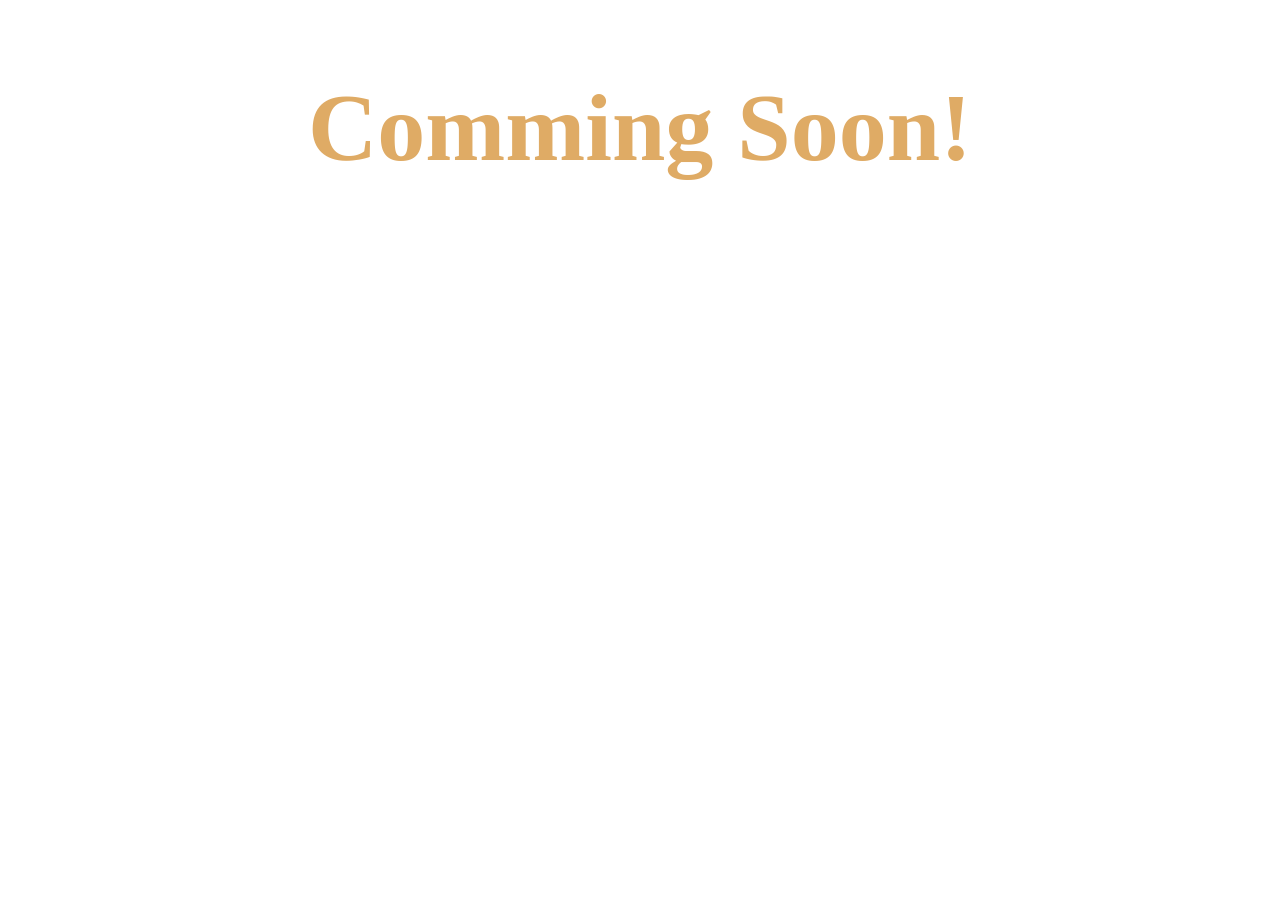
<file: index.html>
<!DOCTYPE html>
<html lang="en">
  <head>
    <meta charset="UTF-8" />
    <meta name="viewport" content="width=device-width, initial-scale=1.0" />
    <!-- displays site properly based on user's device -->
    <title></title>
  </head>
  <body>
    <main style="display:flex;flex-direction:column;font-size: 48px;color:#dfab65;align-items:center;height:100vh;">
      <h1>Comming Soon!</h1>
    </main>
  </body>
</html>
</file>
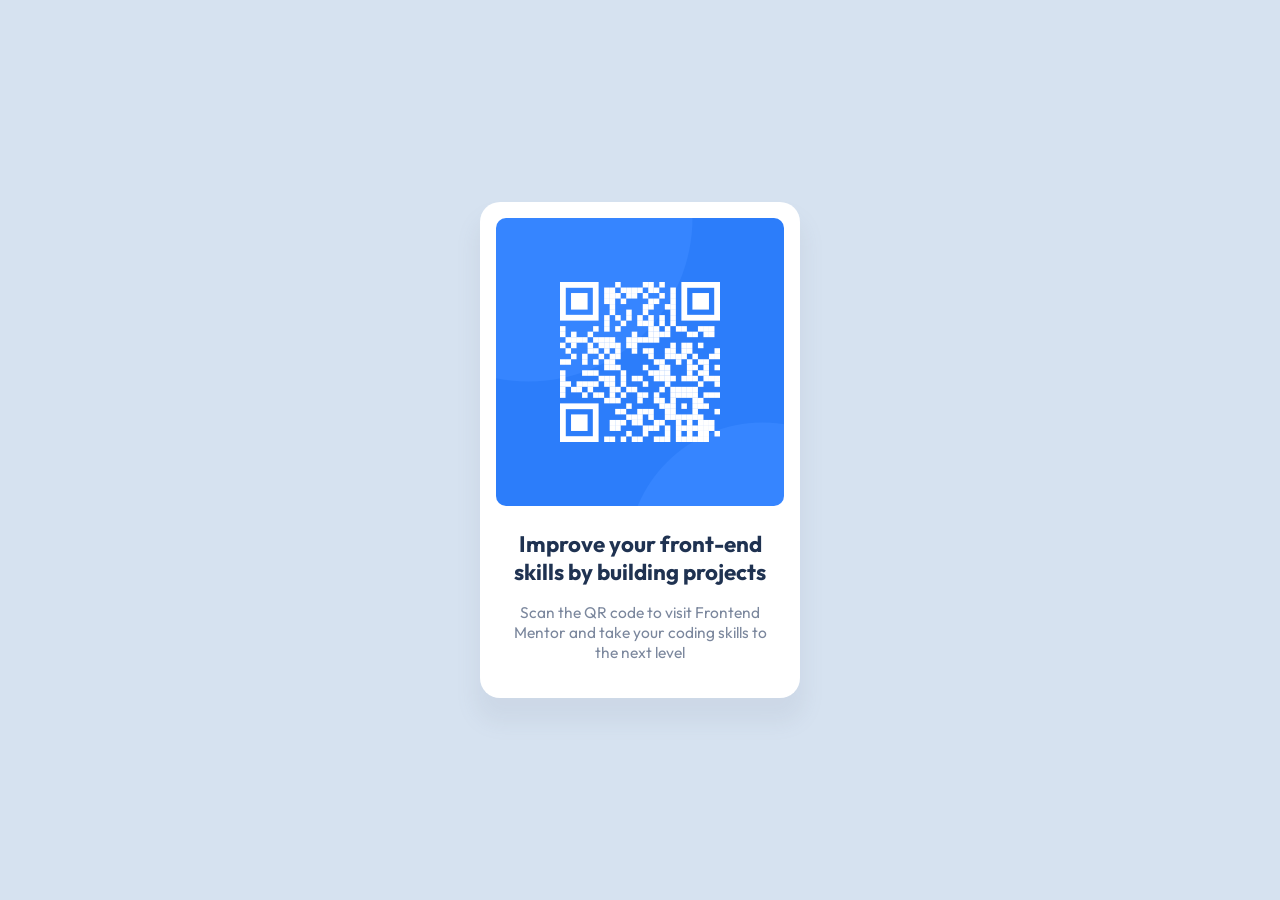
<file: frontendmentor/1.qrcode/index.html>
<!DOCTYPE html>
<html lang="en">
  <head>
    <meta charset="UTF-8" />
    <meta name="viewport" content="width=device-width, initial-scale=1.0" />
    <!-- displays site properly based on user's device -->

    <link
      rel="icon"
      type="image/png"
      sizes="32x32"
      href="./images/favicon-32x32.png"
    />
    <link rel="stylesheet" href="https://fonts.googleapis.com/css?family=Outfit:400,700" type="text/css">
    <link  rel="stylesheet" href="./style.css" type="text/css"/>
    <title>Frontend Mentor | QR code component</title>
  </head>
  <body>
    <main class="container">
      <div class="card">
      <img class="img" src="./images/image-qr-code.png" alt="qrcode for frontendmentor" />
      <h1 class="title">Improve your front-end skills by building projects</h1>
      <p class="paragraph">Scan the QR code to visit Frontend Mentor and take your coding skills to the next level</p>
    </div>
    </main>
  </body>
</html>
</file>
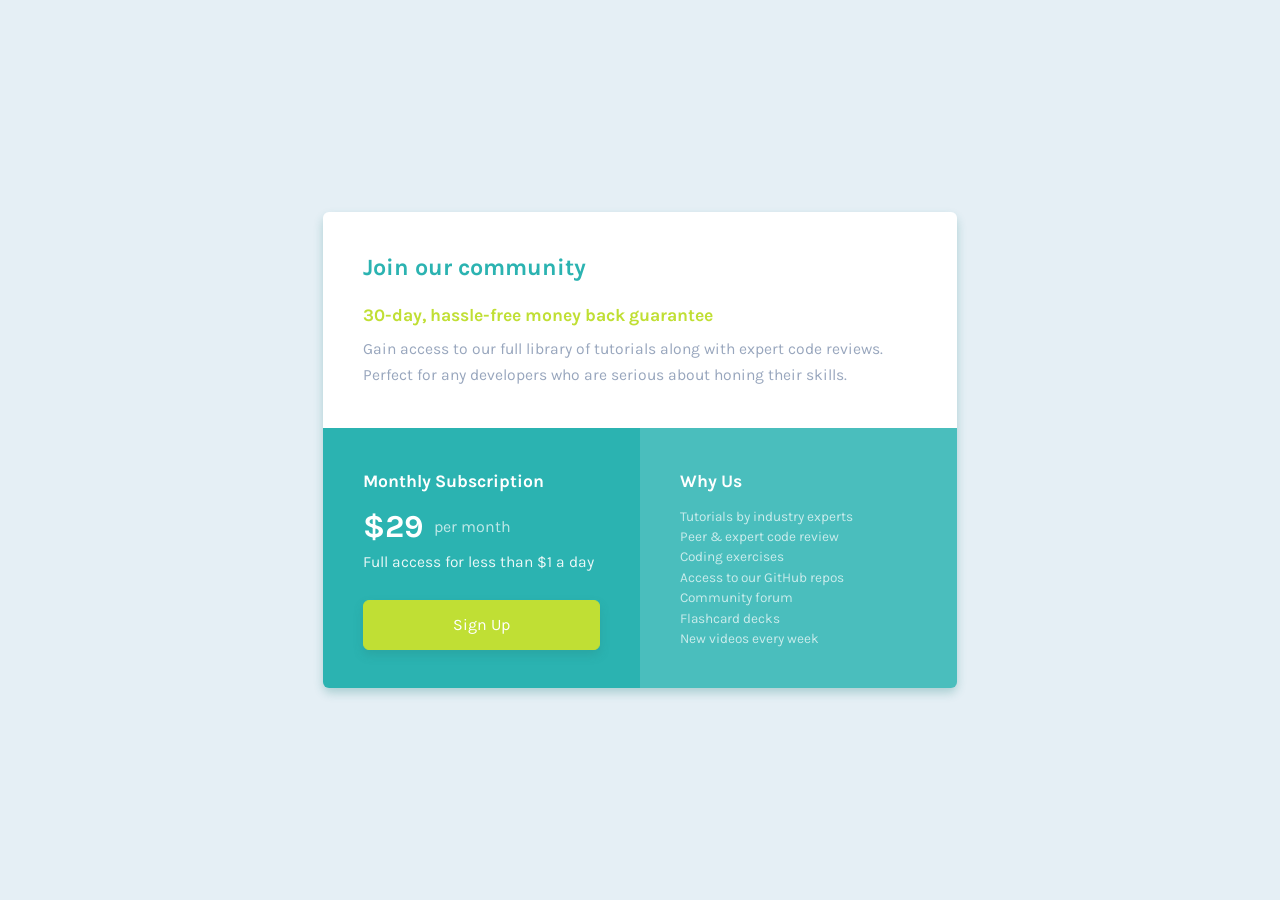
<file: frontendmentor/10.single-price-grid/index.html>
<!DOCTYPE html>
<html lang="en">
<head>
  <meta charset="UTF-8">
  <meta name="viewport" content="width=device-width, initial-scale=1.0"> <!-- displays site properly based on user's device -->

  <link rel="icon" type="image/png" sizes="32x32" href="./assets/images/favicon-32x32.png">
  
  <title>Frontend Mentor | Single Price Grid Component</title>

  <link href="https://fonts.googleapis.com/css2?family=Karla:wght@400;700&display=swap" rel="stylesheet">
  
  <link href="./assets/styles/reset.css" rel="stylesheet">
  
  <link href="./assets/styles/main.css" rel="stylesheet">

</head>
<body>
  <main class="price-grid">
    <article class="info border-radius-first">
      <h1 class="title">
        Join our community
      </h1>
      <p class="sub-title">
        30-day, hassle-free money back guarantee
      </p>
      <p class="desc">
        Gain access to our full library of tutorials along with expert code reviews. Perfect for any developers who are serious about honing their skills.
      </p>
    </article>
    <article class="subscription border-radius-ls-left">
      <h2 class="title">
        Monthly Subscription
      </h2>
      <div class="price">
        <span class="number">
          &dollar;29
        </span>
        <span class="period">
          per month
        </span>
      </div>
      <p class="desc">
        Full access for less than &dollar;1 a day
      </p>
      <a class="signup-btn">
        Sign Up
      </a>
    </article>
    <article class="why-us border-radius-ls-bottom">
      <h2 class="title">
        Why Us
      </h2>
      <ul class="list">
        <li>
          Tutorials by industry experts
        </li>
        <li>
          Peer &amp; expert code review
        </li>
        <li>
          Coding exercises
        </li>
        <li>
          Access to our GitHub repos
        </li>
        <li>
          Community forum
        </li>
        <li>
          Flashcard decks
        </li>
        <li>
          New videos every week
        </li>
      </ul>
    </article>
  </main>
</body>
</html>
</file>
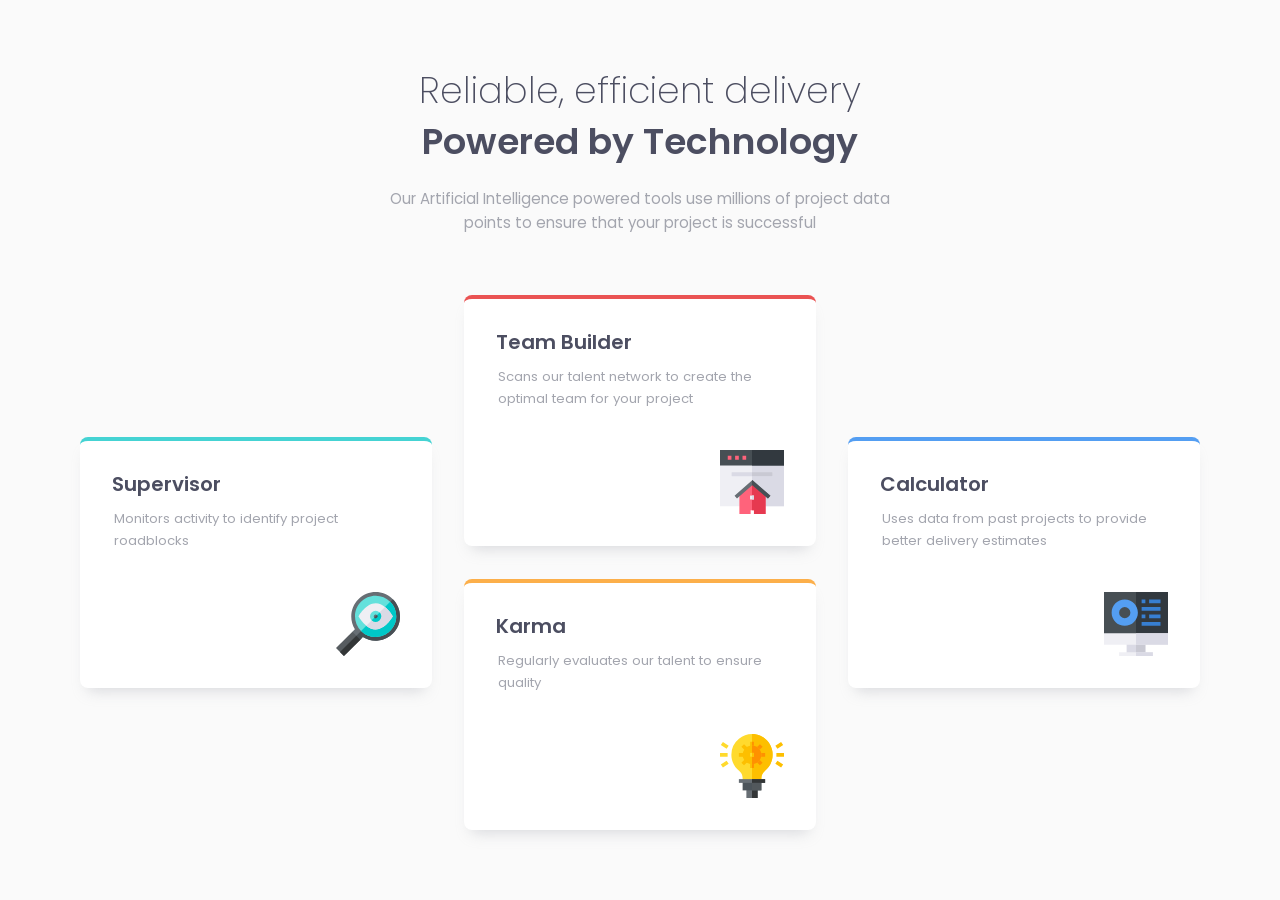
<file: frontendmentor/11.four-card-feature/index.html>
<!DOCTYPE html>
<html lang="en">
<head>
  <meta charset="UTF-8">
  <meta name="viewport" content="width=device-width, initial-scale=1.0"> <!-- displays site properly based on user's device -->

  <link rel="icon" type="image/png" sizes="32x32" href="./assets/dimages/favicon-32x32.png">
  
  <title>Frontend Mentor | Four card feature section</title>

  <link href="https://fonts.googleapis.com/css2?family=Poppins:wght@200;400;600&display=swap" rel="stylesheet">
  <link href="assets/styles/reset.css" rel="stylesheet">
  <link href="assets/styles/main.css" rel="stylesheet">

  
</head>
<body class="screen">

  <main class="main">
    <section class="card-feature">
      <h1 class="[ card-feature__title ] [ title-color ]">
        <span class="text-extralight">
          Reliable, efficient delivery
        </span>
        <span class="text-semibold">
          Powered by Technology
        </span>
      </h1>
      <p class="[ card-feature__desc ] [ text-regular desc-color ]">
        Our Artificial Intelligence powered tools use millions of project data points to ensure that your project is successful
      </p>
      <div class="card-feature__items">
        <article class="card-feature__item border-color-cyan">
          <h2 class="[ card-feature__item__title ] [ text-semibold title-color ]">Supervisor</h2>
          <p class="[ card-feature__item__desc ] [ desc-color text-regular ]">
            Monitors activity to identify project roadblocks
          </p>
          <!-- icon -->
          <img class="card-feature__item__icon" src="./assets/images/icon-supervisor.svg" alt="" aria-hidden="true" />
        </article>
        <article class="card-feature__item border-color-red">
          <h2 class="[ card-feature__item__title ] [ text-semibold title-color ]">Team Builder</h2>
          <p class="[ card-feature__item__desc ] [ desc-color text-regular ]">
            Scans our talent network to create the optimal team for your project
          </p>
          <!-- icon -->
          <img class="card-feature__item__icon" src="./assets/images/icon-team-builder.svg" alt="" aria-hidden="true" />
        </article>
        <article class="card-feature__item border-color-orange">
          <h2 class="[ card-feature__item__title ] [ text-semibold title-color ]">
            Karma
          </h2>
          <p class="[ card-feature__item__desc ] [ desc-color text-regular ]">
            Regularly evaluates our talent to ensure quality
          </p>
          <!-- icon -->
          <img class="card-feature__item__icon" src="./assets/images/icon-karma.svg" alt="" aria-hidden="true" />
        </article>
        <article class="card-feature__item border-color-blue">
          <h2 class="[ card-feature__item__title ] [ text-semibold title-color ]">
            Calculator
          </h2>
          <p class="[ card-feature__item__desc ] [ desc-color text-regular ]">
            Uses data from past projects to provide better delivery estimates
          </p>
          <!-- icon -->
          <img class="card-feature__item__icon" src="./assets/images/icon-calculator.svg" alt="" aria-hidden="true" />
        </article>
      </div>
    </section>
  </main>
</body>
</html>
</file>
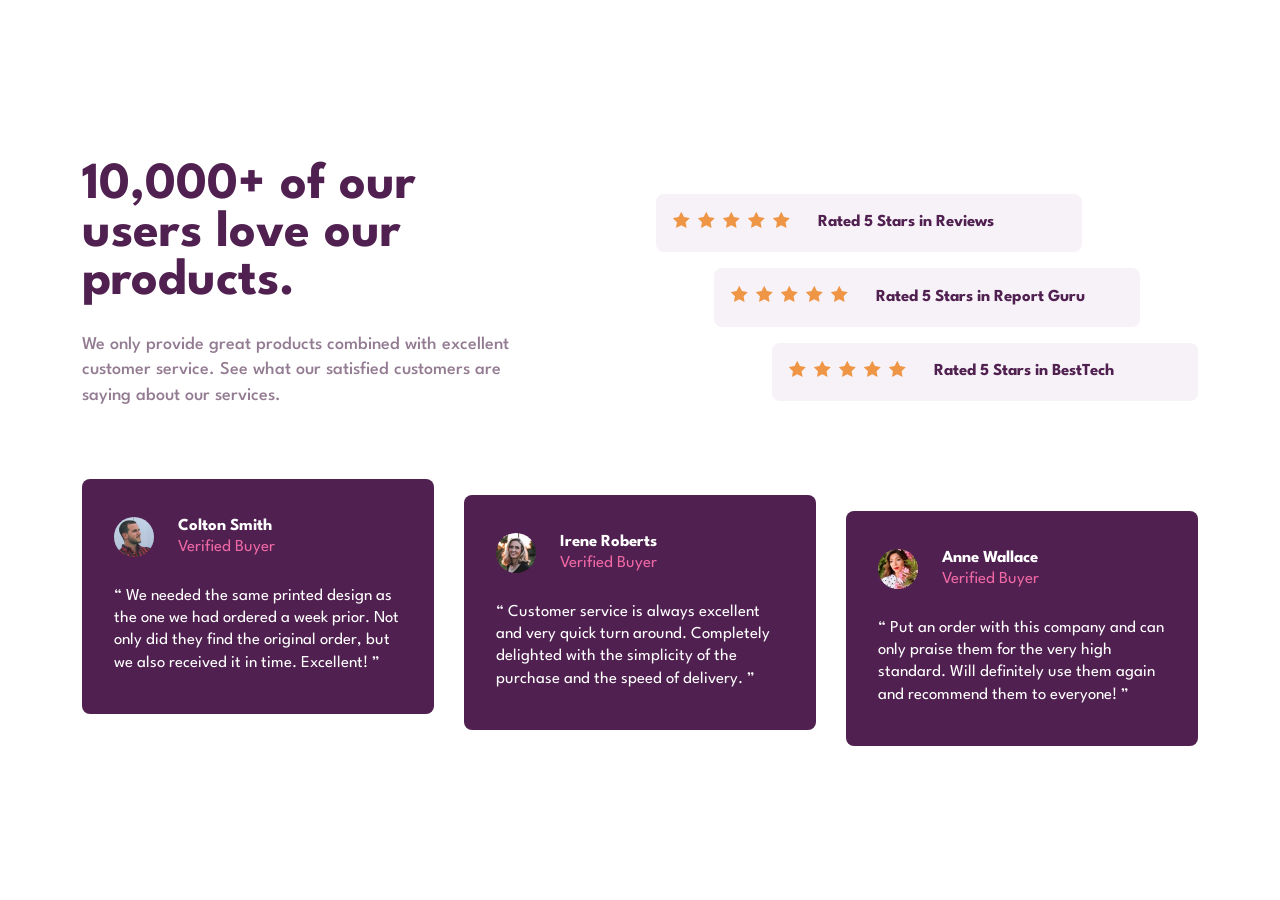
<file: frontendmentor/12.social-proof-section/index.html>
<!DOCTYPE html>
<html lang="en">
  <head>
    <meta charset="UTF-8" />
    <meta name="viewport" content="width=device-width, initial-scale=1.0" />
    <!-- displays site properly based on user's device -->

    <link rel="icon" type="image/png" sizes="32x32" href="./assets/images/favicon-32x32.png" />

    <title>Frontend Mentor | Social proof section</title>
    <link href="https://fonts.googleapis.com/css2?family=League+Spartan:wght@400;500;700&display=swap" rel="stylesheet">
    <link rel="stylesheet" type="text/css" href="./assets/css/reset.css" />
    <link rel="stylesheet" type="text/css" href="./assets/css/main.css" />
  </head>
  <body>
    <main>
      <section class="social-info">
        <h1 class="social-info__title">
          10,000+ of our users love our products.
        </h1>
        <p class="social-info__desc">
          We only provide great products combined with excellent customer service. See what our satisfied customers are saying about our services.
        </p>
      </section>
      <div class="social-rating">
        <div class="social-rating__item">
          <div class="social-rating__item__icons">
            <i></i>
            <i></i>
            <i></i>
            <i></i>
            <i></i>
          </div>
          <h2 class="social-rating__item__title">Rated 5 Stars in Reviews</h2>
        </div>
        <div class="social-rating__item">
          <div class="social-rating__item__icons">
            <i></i>
            <i></i>
            <i></i>
            <i></i>
            <i></i>
          </div>
          <h2 class="social-rating__item__title">Rated 5 Stars in Report Guru</h2>
        </div>
        <div class="social-rating__item">
          <div class="social-rating__item__icons">
            <i></i>
            <i></i>
            <i></i>
            <i></i>
            <i></i>
          </div>
          <h2 class="social-rating__item__title">Rated 5 Stars in BestTech</h2>
        </div>
      </div>
      <div class="social-quotes">
        <article class="social-quotes__item">
          <div class="social-quotes__item__header">
            <img src="./assets/images/image-colton.jpg" class="social-quotes__item__pic" alt="colton smith" />
            <div>
              <h3 class="social-quotes__item__title">Colton Smith</h3>
              <span class="social-quotes__item__state">Verified Buyer</span>
            </div>
          </div>
          <blockquote class="social-quotes__item__quote">
            “ We needed the same printed design as the one we had ordered a week prior. Not only did they find the original order, but we also received it in time. Excellent! ”
          </blockquote>
        </article>
        <article class="social-quotes__item">
          <div class="social-quotes__item__header">
            <img src="./assets/images/image-irene.jpg" class="social-quotes__item__pic" alt="irene roberts" />
            <div>
              <h3 class="social-quotes__item__title">Irene Roberts</h3>
              <span class="social-quotes__item__state">Verified Buyer</span>
            </div>
          </div>
          <blockquote class="social-quotes__item__quote">
            “ Customer service is always excellent and very quick turn around. Completely delighted with the simplicity of the purchase and the speed of delivery. ”
          </blockquote>
        </article>
        <article class="social-quotes__item">
          <div class="social-quotes__item__header">
            <img src="./assets/images/image-anne.jpg" class="social-quotes__item__pic" alt="anne wallace" />
            <div>
              <h3 class="social-quotes__item__title">Anne Wallace</h3>
              <span class="social-quotes__item__state">Verified Buyer</span>
            </div>
          </div>
          <blockquote class="social-quotes__item__quote">
            “ Put an order with this company and can only praise them for the very high standard. Will definitely use them again and recommend them to everyone! ”
          </blockquote>
        </article>
      </div>

    </main>
  </body>
</html>
</file>
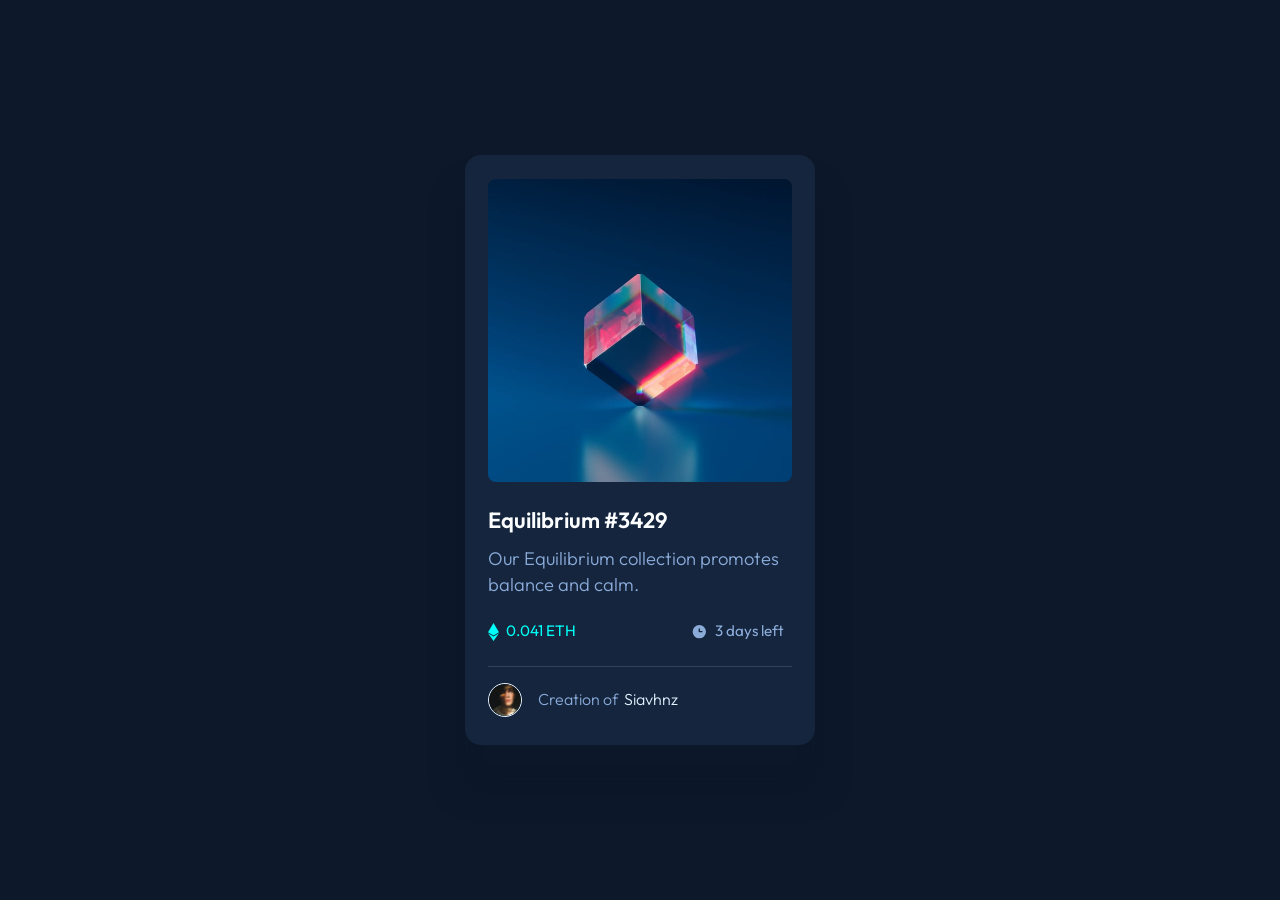
<file: frontendmentor/2.nft-preview/index.html>
<!DOCTYPE html>
<html lang="en">
  <head>
    <meta charset="UTF-8" />
    <meta name="viewport" content="width=device-width, initial-scale=1.0" />
    <!-- displays site properly based on user's device -->

    <link
      rel="icon"
      type="image/png"
      sizes="32x32"
      href="./assets/images/favicon-32x32.png"
    />

    <title>Frontend Mentor | NFT preview card component Solution</title>
    <link
      href="https://fonts.googleapis.com/css?family=Outfit:300,400,600"
      rel="stylesheet"
      type="text/css"
    />
    <link href="./assets/styles/main.css" rel="stylesheet" type="text/css" />
  </head>
  <body>
    <main class="container">
      <article class="card">
        <a href="https://www.frontendmentor.io/profile/siavhnz" target="_blank">
          <div class="img-effect">
            <div class="overlay">
              <svg
                class="view"
                width="48"
                height="48"
                xmlns="http://www.w3.org/2000/svg"
              >
                <g fill="none" fill-rule="evenodd">
                  <path d="M0 0h48v48H0z" />
                  <path
                    d="M24 9C14 9 5.46 15.22 2 24c3.46 8.78 12 15 22 15 10.01 0 18.54-6.22 22-15-3.46-8.78-11.99-15-22-15Zm0 25c-5.52 0-10-4.48-10-10s4.48-10 10-10 10 4.48 10 10-4.48 10-10 10Zm0-16c-3.31 0-6 2.69-6 6s2.69 6 6 6 6-2.69 6-6-2.69-6-6-6Z"
                    fill="#FFF"
                    fill-rule="nonzero"
                  />
                </g>
              </svg>
            </div>
            <figure class="img-equi">
              <img
                alt="NFT preview card on frontendmentor.io"
                src="./assets/images/image-equilibrium.jpg"
              />
            </figure>
          </div>
        </a>
        <a class="title" href="https://www.frontendmentor.io/profile/siavhnz" target="_blank">
          <h1>Equilibrium #3429</h1>
        </a>
        <p class="desc">
          Our Equilibrium collection promotes balance and calm.
        </p>
        <div class="info">
          <div>
            <svg width="11" height="18" xmlns="http://www.w3.org/2000/svg">
              <path
                d="M11 10.216 5.5 18 0 10.216l5.5 3.263 5.5-3.262ZM5.5 0l5.496 9.169L5.5 12.43 0 9.17 5.5 0Z"
                fill="#00FFF8"
              />
            </svg>
            <span class="price">0.041 ETH</span>
          </div>
          <div>
            <svg width="17" height="17" xmlns="http://www.w3.org/2000/svg">
              <path
                d="M8.305 2.007a6.667 6.667 0 1 0 0 13.334 6.667 6.667 0 0 0 0-13.334Zm2.667 7.334H8.305a.667.667 0 0 1-.667-.667V6.007a.667.667 0 0 1 1.334 0v2h2a.667.667 0 0 1 0 1.334Z"
                fill="#8BACD9"
              />
            </svg>
            <span class="time">3 days left</span>
          </div>
        </div>
        <footer class="footer">
          <address>
            <figure>
              <img
                class="avatar"
                alt="Mehdi Hosseinzadeh avatar"
                src="./assets/images/image-avatar.png"
              />
            </figure>
            <span class="creator">
              Creation of
              <a
                href="https://www.frontendmentor.io/profile/siavhnz"
                target="_blank"
              >
                Siavhnz
              </a>
            </span>
          </address>
        </footer>
      </article>
    </main>
  </body>
</html>
</file>
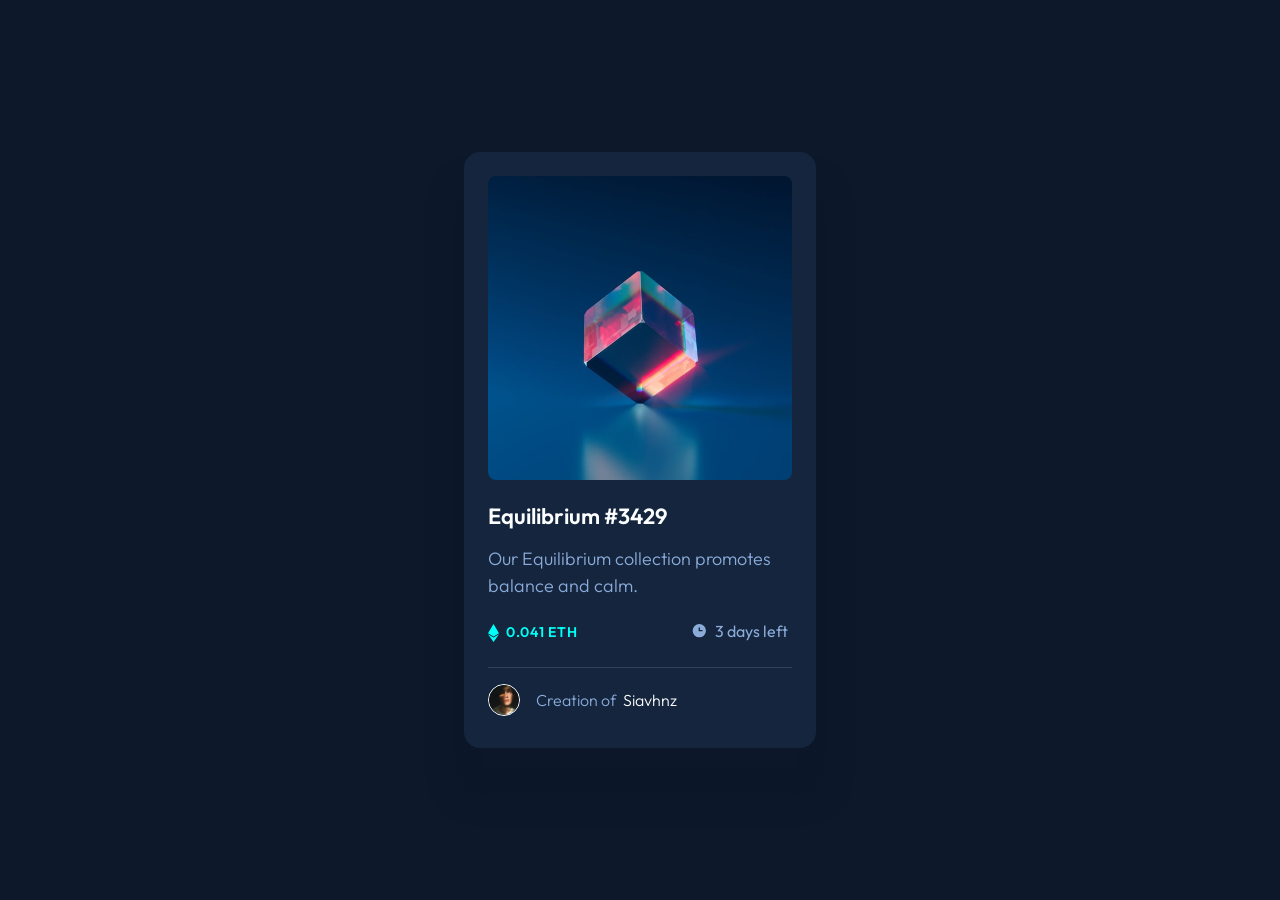
<file: frontendmentor/3.nft-preview-with-tailwindcss/index.html>
<!DOCTYPE html>
<html lang="en">
  <head>
    <meta charset="UTF-8" />
    <meta name="viewport" content="width=device-width, initial-scale=1.0" />
    <!-- displays site properly based on user's device -->
    <link rel="icon" type="image/png" sizes="32x32" href="./assets/images/favicon-32x32.png" />
    <title>Frontend Mentor | NFT preview card component Solution</title>
    <link href="https://fonts.googleapis.com/css?family=Outfit:300,400,600" rel="stylesheet" type="text/css" />
    <link href="./assets/styles/output.css" rel="stylesheet" type="text/css" />
  </head>
  <body>
    <main class="flex items-center justify-center min-h-screen bg-main">
      <article class="flex flex-col w-[20.5rem] bg-card p-6 rounded-2xl xl:w-[22rem] shadow-3xl shadow-main-shadow">
        <a class="relative" href="https://www.frontendmentor.io/profile/siavhnz" target="_blank">
          <div class="rounded-lg transition-all duration-700 absolute flex justify-center items-center w-full h-full opacity-0 hover:bg-secondary/50 hover:opacity-100">
            <svg width="48" height="48" xmlns="http://www.w3.org/2000/svg" aria-hidden="true">
              <g fill="none" fill-rule="evenodd">
                <path d="M0 0h48v48H0z"/>
                <path d="M24 9C14 9 5.46 15.22 2 24c3.46 8.78 12 15 22 15 10.01 0 18.54-6.22 22-15-3.46-8.78-11.99-15-22-15Zm0 25c-5.52 0-10-4.48-10-10s4.48-10 10-10 10 4.48 10 10-4.48 10-10 10Zm0-16c-3.31 0-6 2.69-6 6s2.69 6 6 6 6-2.69 6-6-2.69-6-6-6Z" fill="#FFF" fill-rule="nonzero"/>
              </g>
            </svg>
          </div>
          <img class="rounded-lg " alt="NFT preview card on frontendmentor.io" src="./assets/images/image-equilibrium.jpg" />
          <span class="sr-only">go to frontendmentor profile</span>
        </a>
        <h1 class="mt-5">
          <a aria-label="go to frontendmentor profile" class="text-white text-big font-semibold hover:text-secondary" href="https://www.frontendmentor.io/profile/siavhnz"target="_blank">
            Equilibrium #3429
          </a>
        </h1>
        <p class="text-primary leading-relaxed mt-2 xl:font-light xl:text-lg xl:mt-3 xl:leading-normal">
          Our Equilibrium collection promotes balance and calm.
        </p>
        <div class="flex justify-between mt-3 pb-4 border-b border-line xl:pb-6 xl:mt-5">
          <div>
            <svg class="inline" width="11" height="18" xmlns="http://www.w3.org/2000/svg" aria-hidden="true">
              <path d="M11 10.216 5.5 18 0 10.216l5.5 3.263 5.5-3.262ZM5.5 0l5.496 9.169L5.5 12.43 0 9.17 5.5 0Z" fill="#00FFF8"/>
            </svg>
            <span class="text-secondary text-sm font-semibold tracking-wider pl-1">0.041 ETH</span>
          </div>
          <div>
            <svg class="inline xl:mb-1" width="17" height="17" xmlns="http://www.w3.org/2000/svg" aria-hidden="true">
              <path d="M8.305 2.007a6.667 6.667 0 1 0 0 13.334 6.667 6.667 0 0 0 0-13.334Zm2.667 7.334H8.305a.667.667 0 0 1-.667-.667V6.007a.667.667 0 0 1 1.334 0v2h2a.667.667 0 0 1 0 1.334Z" fill="#8BACD9"/>
            </svg>
            <span class="text-primary text-sm font-normal px-1 xl:text-base">3 days left</span>
          </div>
        </div>
        <footer class="mt-4 xl:mb-2">
          <address class="flex">
            <figure>
              <img class="w-8 border border-white rounded-full" alt="Mehdi Hosseinzadeh avatar" src="./assets/images/image-avatar.png"/>
            </figure>
            <span class="text-primary pl-4 pt-1 not-italic font-light items-baseline">
              Creation of
              <a  aria-label="go to frontendmentor profile" class="text-white ml-1 hover:text-secondary" href="https://www.frontendmentor.io/profile/siavhnz" target="_blank">
                Siavhnz
              </a>
            </span>
          </address>
        </footer>
      </article>
    </main>
  </body>
</html>
</file>
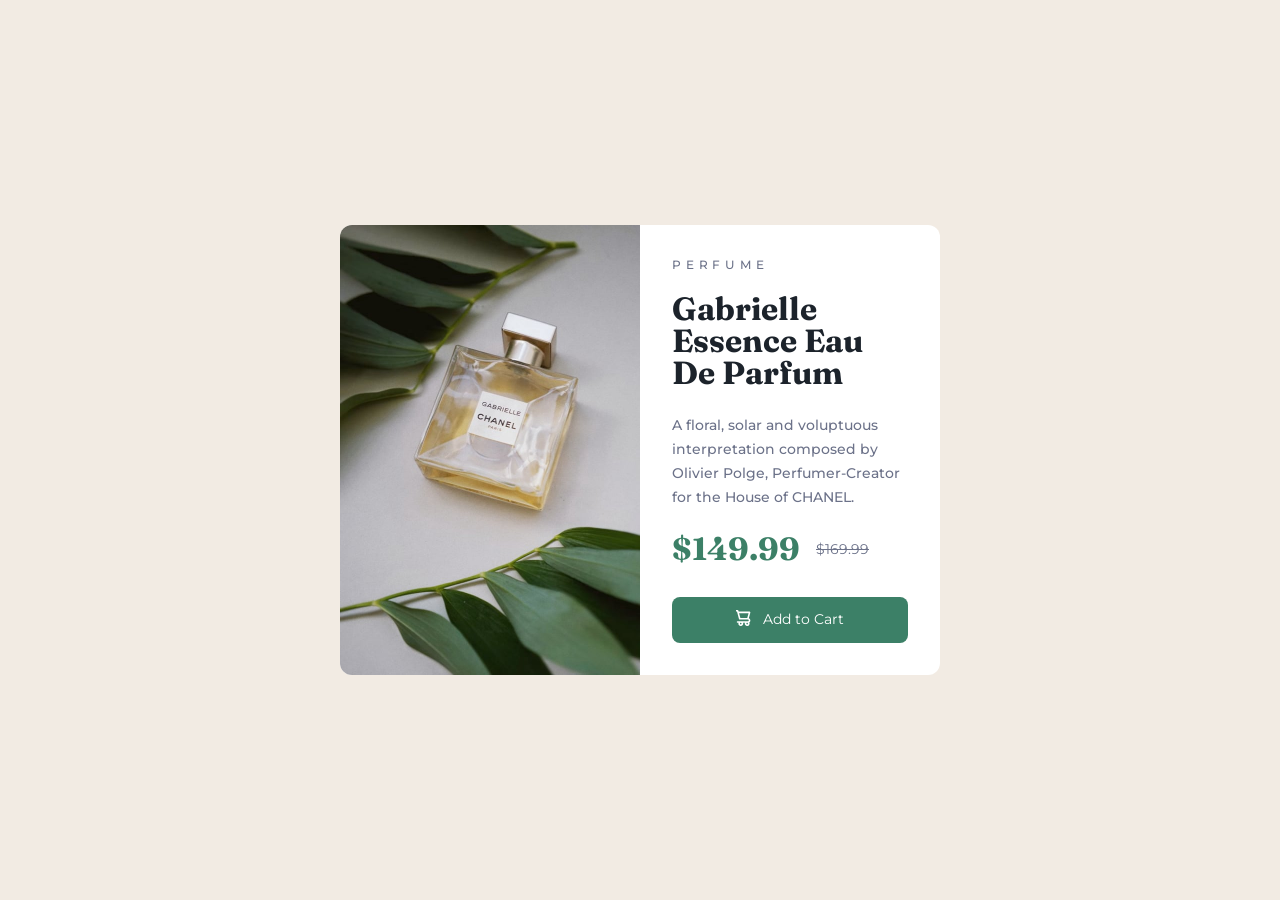
<file: frontendmentor/4.product-preview-card/index.html>
<!DOCTYPE html>
<html lang="en">
<head>
  <meta charset="UTF-8">
  <meta name="viewport" content="width=device-width, initial-scale=1.0"> <!-- displays site properly based on user's device -->

  <link rel="icon" type="image/png" sizes="32x32" href="./assets/images/favicon-32x32.png">
  
  <title>Frontend Mentor | Product preview card component</title>
  <link href="https://fonts.googleapis.com/css2?family=Fraunces:opsz,wght@9..144,700&family=Montserrat:wght@500;700&display=swap" rel="stylesheet">
 
  <link rel="stylesheet" type="text/css" href="./assets/styles/output.css" />
</head>
<body>
  <main class="min-h-screen flex justify-center items-center bg-cream">
    <article class="flex flex-col rounded-xl bg-white w-11/12 xs:w-96 lg:flex-none lg:grid lg:grid-cols-2 lg:w-[37.5rem]">
      <figure>
        <picture>
          <source media="(min-width:1024px)" srcset="./assets/images/image-product-desktop.jpg">
          <source media="(max-width:1023px)" srcset="./assets/images/image-product-mobile.jpg">
          <img class="object-fill rounded-t-xl lg:rounded-none lg:rounded-l-xl" src="./assets/images/image-product-mobile.jpg" alt="Gabrielle Essence" />
        </picture>
      </figure>
      <div class="flex flex-col p-6 lg:p-8">
        <span class="uppercase text-xs font-montserrat font-medium text-dark-grayish-blue tracking-extra-wide">
          perfume
        </span>
        <h1 class="text-very-dark-blue font-fraunces font-bold text-[2rem] leading-8 mt-3 lg:mt-5">
          Gabrielle Essence Eau De Parfum
        </h1>
        <p class="text-sm font-montserrat font-medium text-dark-grayish-blue leading-6 mt-4 lg:mt-6">
          A floral, solar and voluptuous interpretation composed by Olivier Polge, Perfumer-Creator for the House of CHANEL.
        </p>
        <div class="flex items-center mt-4">
          <ins class="font-fraunces font-bold text-[2rem] text-dark-cyan no-underline">
            $149.99
          </ins>
          <del class="line-through font-montserrat text-dark-grayish-blue text-sm ml-4">
            $169.99
          </del>
        </div>
        <button class="w-full bg-dark-cyan text-white font-montserrat text-sm p-3 mt-3 rounded-lg before:content-[url('../images/icon-cart.svg')] before:mr-2 before:align-text-top before:top-2 lg:mt-6 hover:bg-darker-cyan">
          Add to Cart
        </button>
      </div>
    </article>
  </main>  
</body>
</html>
</file>
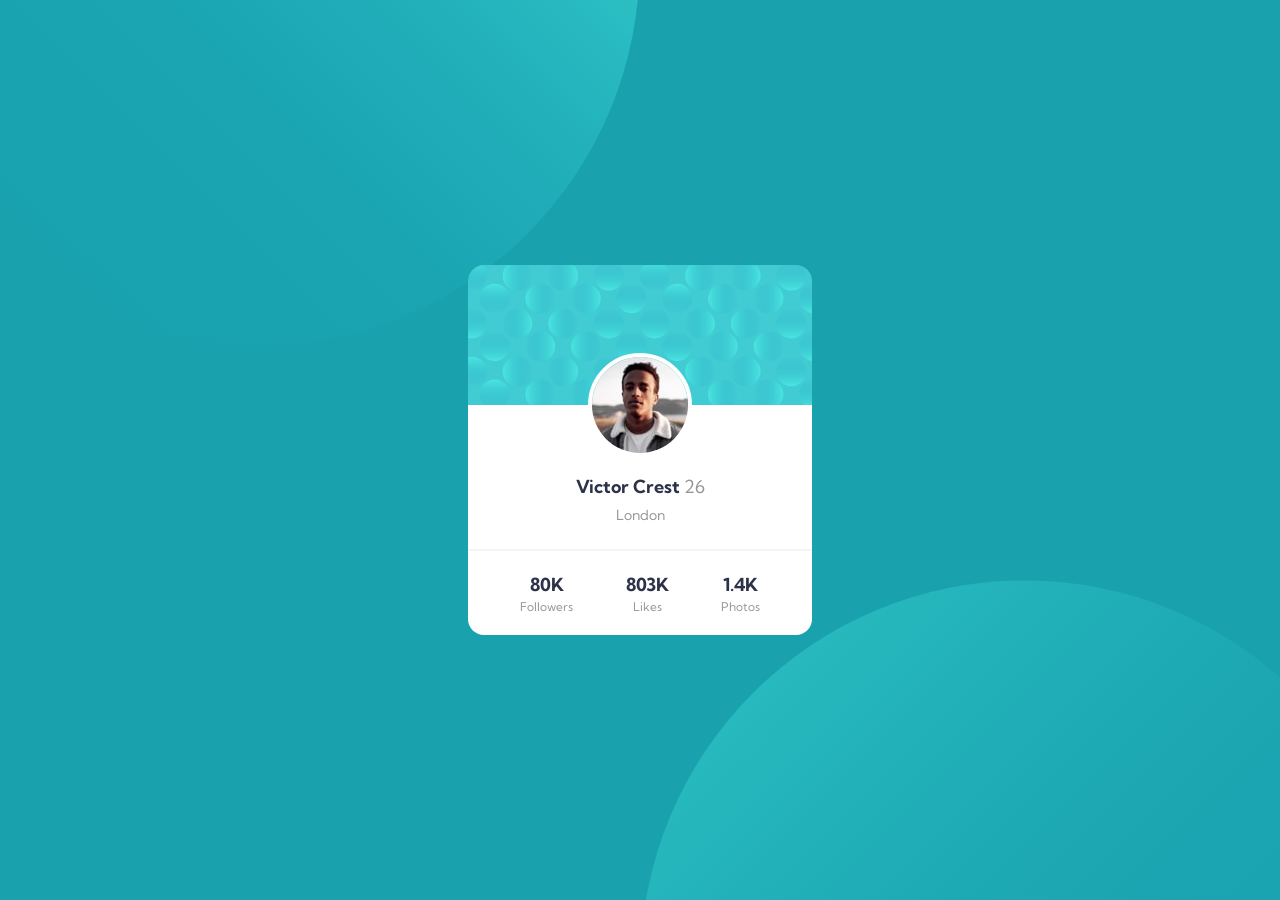
<file: frontendmentor/5.profile-card/index.html>
<!DOCTYPE html>
<html lang="en">
<head>
  <meta charset="UTF-8">
  <meta name="viewport" content="width=device-width, initial-scale=1.0"> <!-- displays site properly based on user's device -->

  <link rel="icon" type="image/png" sizes="32x32" href="./assets/images/favicon-32x32.png">
  
  <title>Frontend Mentor | Profile card component</title>
  <link href="https://fonts.googleapis.com/css2?family=Kumbh+Sans:wght@400;700&display=swap" rel="stylesheet">
  <link rel="stylesheet" type="text/css" href="./assets/styles/output.css" />
  <style>
    main {
      background-position: left -120vw top -90vw, right -120vw bottom -90vw;
      background-repeat: no-repeat;
      background-size:175vw;
    }
    @media  screen and (min-width:640px) {
      main{
        background-position: left -10vw top -33vw, right -10vw bottom -35vw;
        background-size: 60vw;
      }
    }
  </style>
</head>
<body>
  <!--
    bg-pattern bg-no-repeat bg-origin-border bg-[position:top_left,_bottom_right] bg-[length:200px_100px,400px_200px]
  -->
  <main class="min-h-screen flex items-center justify-center bg-pattern bg-cyan">
    <article class="bg-white w-[20.5rem] lg:w-[21.5rem] flex flex-col items-center bg-pattern-card bg-no-repeat gap-4 rounded-2xl">
      <figure class="mt-[5.5rem]">
        <img src="./assets/images/image-victor.jpg" alt="Victor Crest" class="rounded-full border-4 border-white"/>
      </figure>
      <div>
        <h1 class="inline-block text-desaturated-blue font-bold text-lg">Victor Crest</h1>
        <span class="text-gray text-lg">26</span>
      </div>
      <span class="text-gray text-sm font-[400] -mt-3 mb-2">London</span>
      <footer class="flex justify-evenly w-full text-center py-5 border-t-2 border-t-gray border-opacity-10">
        <div class="flex flex-col">
          <span class="text-desaturated-blue font-bold text-lg">80K</span>
          <span class="text-xs text-gray">Followers</span>
        </div>
        <div class="flex flex-col">
          <span class="text-desaturated-blue font-bold text-lg">803K</span>
          <span class="text-xs text-gray">Likes</span>
        </div>
        <div class="flex flex-col">
          <span class="text-desaturated-blue font-bold text-lg">1.4K</span>
          <span class="text-xs text-gray">Photos</span>
        </div>
      </footer>
    </article>
  </main>
</body>
</html>
</file>
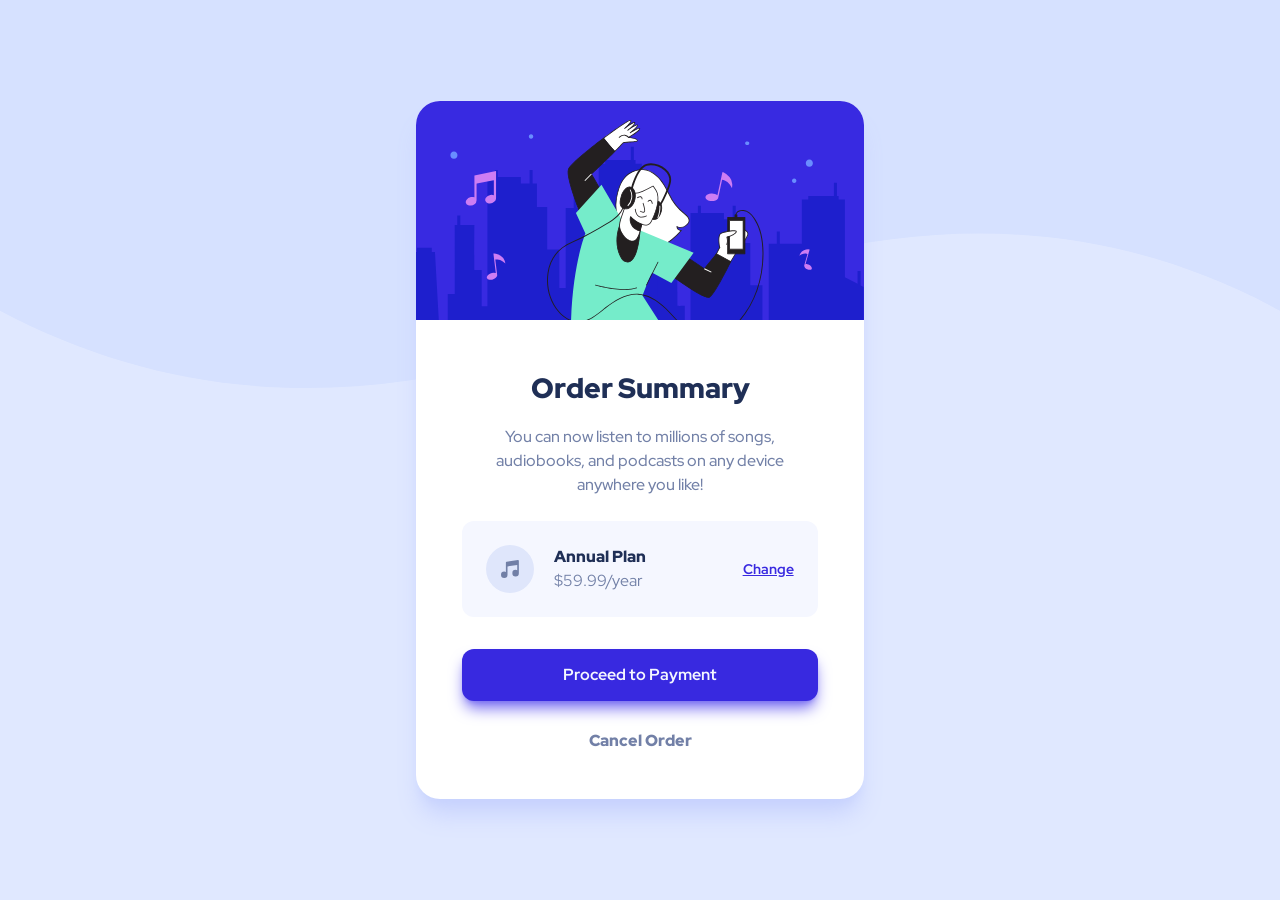
<file: frontendmentor/6.order-summary/index.html>
<!DOCTYPE html>
<html lang="en">
  <head>
    <meta charset="UTF-8" />
    <meta name="viewport" content="width=device-width, initial-scale=1.0" />
    <!-- displays site properly based on user's device -->

    <link rel="icon" type="image/png" sizes="32x32" href="./assets/images/favicon-32x32.png"/>

    <title>Frontend Mentor | Order summary card</title>
    <link href="https://fonts.googleapis.com/css2?family=Red+Hat+Display:wght@500;700;900&display=swap" rel="stylesheet">
    <link rel="stylesheet" type="text/css" href="./assets/styles/output.css" />
  </head>
  <body>
    <main class="bg-mobile-pattern bg-contain bg-no-repeat bg-pale-blue min-h-screen flex items-center justify-center lg:bg-desktop-pattern">
      <article class="w-[20.5rem] bg-white rounded-3xl shadow-xl shadow-indigo-200 m-4 lg:w-[28rem]">
        <figure>
          <img class="rounded-t-3xl" src="./assets/images/illustration-hero.svg" alt="order summary"/>
        </figure>
        <div class="flex flex-col gap-4 px-6 py-8 lg:p-[2.9rem]">
          <h1 class="text-center font-black text-semi-2xl text-dark-blue lg:text-semi-3xl">Order Summary</h1>
          <p class="text-center text-Desaturated-blue text-base font-medium px-4">
            You can now listen to millions of songs, audiobooks, and podcasts on
            any device anywhere you like!
          </p>
          <div class="flex items-center justify-start gap-4 p-4 my-2 bg-very-pale-blue rounded-lg lg:p-6 lg:mb-4 lg:rounded-xl">
            <span class="after:content-[url(../images/icon-music.svg)] h-12" aria-hidden="true"></span>
            <div class="flex flex-col lg:ml-1">
              <span class="font-black text-dark-blue text-sm lg:text-base">Annual Plan</span>
              <span class="text-Desaturated-blue text-sm lg:text-base">$59.99/year</span>
            </div>
            <a class="flex-grow text-right underline text-bright-blue font-bold text-sm hover:cursor-pointer hover:no-underline hover:text-light-purple">Change</a>
          </div>
          <button class="bg-bright-blue text-very-pale-blue rounded-xl font-bold text-base shadow-lg shadow-light-purple p-3.5 hover:bg-light-purple">Proceed to Payment</button>
          <a class="text-center font-black text-Desaturated-blue mt-1 lg:mt-3 hover:text-dark-blue hover:cursor-pointer">Cancel Order</a>
        </div>
      </article>
    </main>
  </body>
</html>
</file>
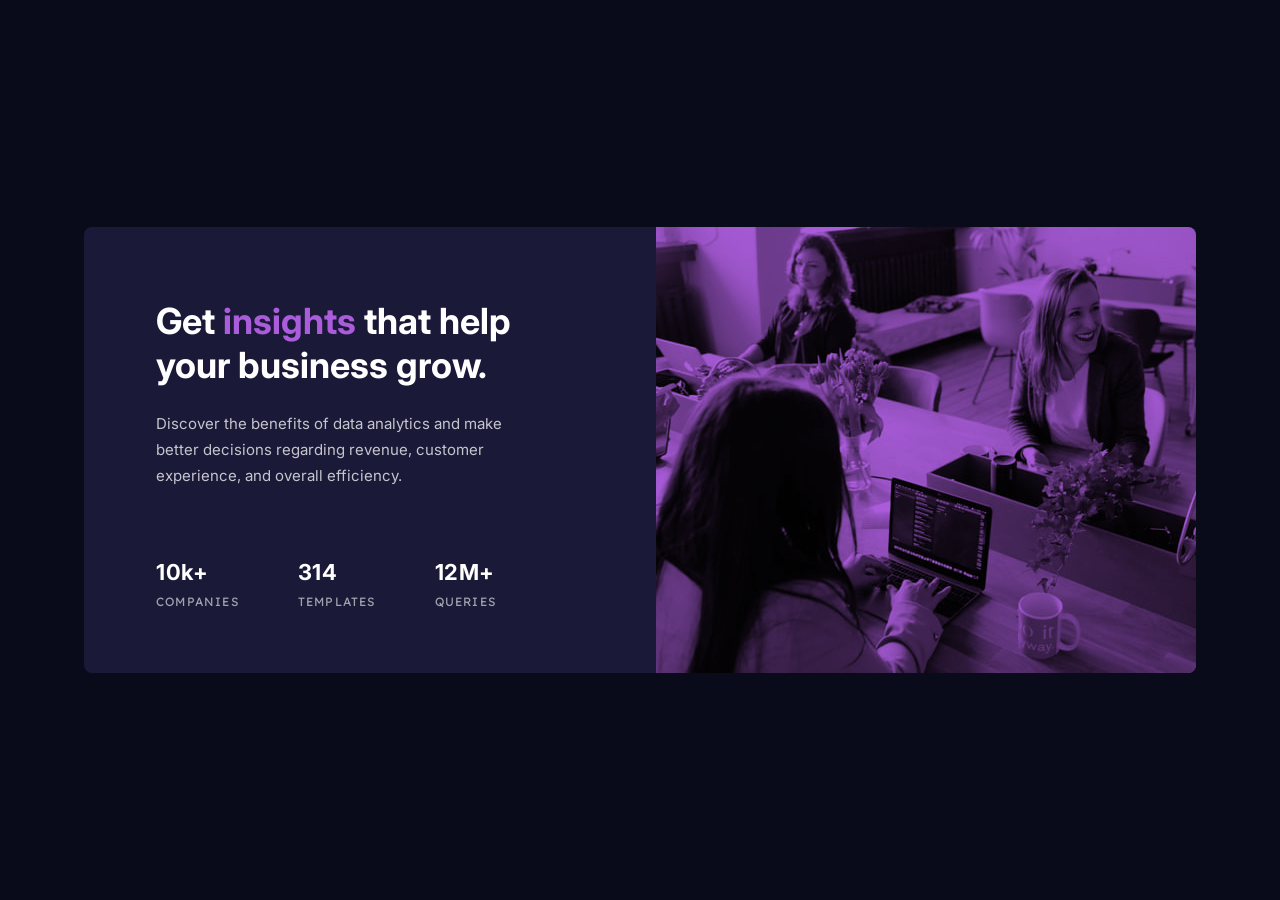
<file: frontendmentor/7.stats-preview-card/index.html>
<!DOCTYPE html>
<html lang="en">
<head>
  <meta charset="UTF-8">
  <meta name="viewport" content="width=device-width, initial-scale=1.0"> <!-- displays site properly based on user's device -->

  <link rel="icon" type="image/png" sizes="32x32" href="./assets/images/favicon-32x32.png">
  
  <title>Frontend Mentor | Stats preview card component</title>

  <link href="https://fonts.googleapis.com/css2?family=Inter:wght@400;700&family=Lexend+Deca&display=swap" rel="stylesheet">
  <link rel="stylesheet" type="text/css" href="./assets/styles/output.css" />

  <style>
    @media screen and (min-width:1280px) {
      .article {
        display: grid;
        grid-template-columns: 1fr auto;
      }
    }
  </style>

</head>
<body>

  <main class="min-h-screen flex items-center justify-center bg-very-dark-blue">
    <article class="m-4 w-[20.5rem] bg-dark-desaturated-blue rounded-lg xl:w-[69.5rem] xl:grid xl:grid-cols-banner">
      <div class="rounded-t-lg bg-soft-violet xl:order-1 xl:rounded-none xl:rounded-r-lg">
        <figure>
          <picture>
            <source media="(max-width: 1023px)" srcset="./assets/images/image-header-mobile.jpg" />
            <source media="(min-width: 1024px)" srcset="./assets/images/image-header-desktop.jpg" />
            <img class="rounded-t-lg mix-blend-multiply xl:rounded-none xl:rounded-r-lg" src="./assets/images/image-header-mobile.jpg" alt="insights meeting" />
          </picture>
        </figure>
      </div>
      <div class="flex flex-col gap-4 p-7 xl:p-16 xl:pb-14">
        <h1 class="text-white text-center text-semi-3xl font-Inter font-bold leading-8 mt-3 xl:text-4xl xl:text-left xl:pl-2 xl:leading-11 xl:mt-2">
          Get 
          <span class="text-soft-violet">insights</span> 
          that help your business grow.</h1>
        <p class="text-white-7 text-center text-semi-base font-Inter font-regular leading-6.5 mb-4 xl:text-left xl:pl-2 xl:mt-2 xl:pr-16">
          Discover the benefits of data analytics and make better decisions regarding revenue, customer experience, and overall efficiency.
        </p>
        <div class="flex flex-col gap-6 text-center xl:flex-row xl:justify-between xl:flex-grow xl:items-end xl:pr-24 xl:text-left xl:pl-2 xl:pb-1">
          <div>
            <span class="text-white text-semi-2xl font-bold font-Inter block tracking-wide">10k+</span>
            <span class="text-white-6 uppercase text-xs font-Lexed-Deca tracking-widest">companies</span>
          </div>
          <div>
            <span class="text-white text-semi-2xl font-bold font-Inter block tracking-wide">314</span>
            <span class="text-white-6 uppercase text-xs font-Lexed-Deca tracking-widest">templates</span>
          </div>
          <div>
            <span class="text-white text-semi-2xl font-bold font-Inter block tracking-wide">12M+</span>
            <span class="text-white-6 uppercase text-xs font-Lexed-Deca tracking-widest">queries</span>
          </div>
        </div>
      </div>
    </article>
  </main>
</body>
</html>
</file>
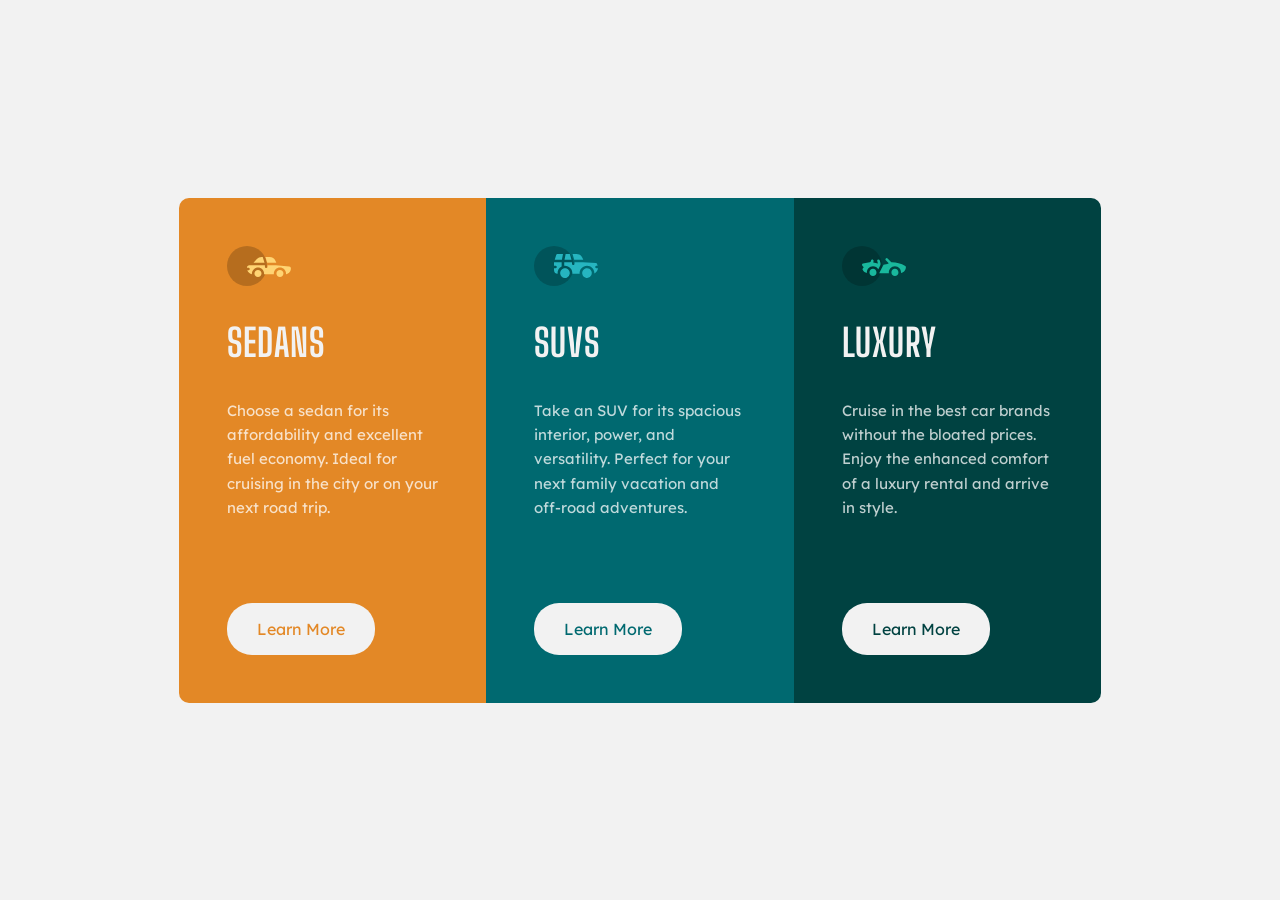
<file: frontendmentor/8.3-column-preview-card/index.html>
<!DOCTYPE html>
<html lang="en">
<head>
  <meta charset="UTF-8">
  <meta name="viewport" content="width=device-width, initial-scale=1.0"> <!-- displays site properly based on user's device -->

  <link rel="icon" type="image/png" sizes="32x32" href="./assets/images/favicon-32x32.png">
  
  <title>Frontend Mentor | 3-column preview card component</title>
  <link href="https://fonts.googleapis.com/css2?family=Big+Shoulders+Display:wght@700&family=Lexend+Deca&display=swap" rel="stylesheet">
  <link rel="stylesheet" type="text/css" href="./assets/styles/reset.css" />
  <link rel="stylesheet" type="text/css" href="./assets/styles/main.css" />

</head>
<body>

  <main class="main">
    <section class="container">
      <h1 class="sr-only">3-column preview card component</h1>
      <article class="item bg-sedan sedan-radius">
        <img class="car-img" src="./assets/images/icon-sedans.svg" alt="" aria-hidden="true" />
        <h2 class="title">Sedans</h2>
        <p class="desc">
          Choose a sedan for its affordability and excellent fuel economy. Ideal for cruising in the city or on your next road trip.
        </p>
        <a class="learn-more color-sedan">learn more</a>
      </article>
      <article class="item bg-suvs">
        <img class="car-img" src="./assets/images/icon-suvs.svg" alt="" aria-hidden="true" />
        <h2 class="title">SUVs</h2>
        <p class="desc">
          Take an SUV for its spacious interior, power, and versatility. Perfect for your next family vacation and off-road adventures.
        </p>
        <a class="learn-more color-suvs">learn more</a>
      </article>
      <article class="item bg-luxury luxury-radius">
        <img class="car-img" src="./assets/images/icon-luxury.svg" alt="" aria-hidden="true" />
        <h2 class="title">Luxury</h2>
        <p class="desc">
          Cruise in the best car brands without the bloated prices. Enjoy the enhanced comfort of a luxury rental and arrive in style.
        </p>
        <a class="learn-more color-luxury">learn more</a>
      </article>
    </section>
  </main>
</body>
</html>
</file>
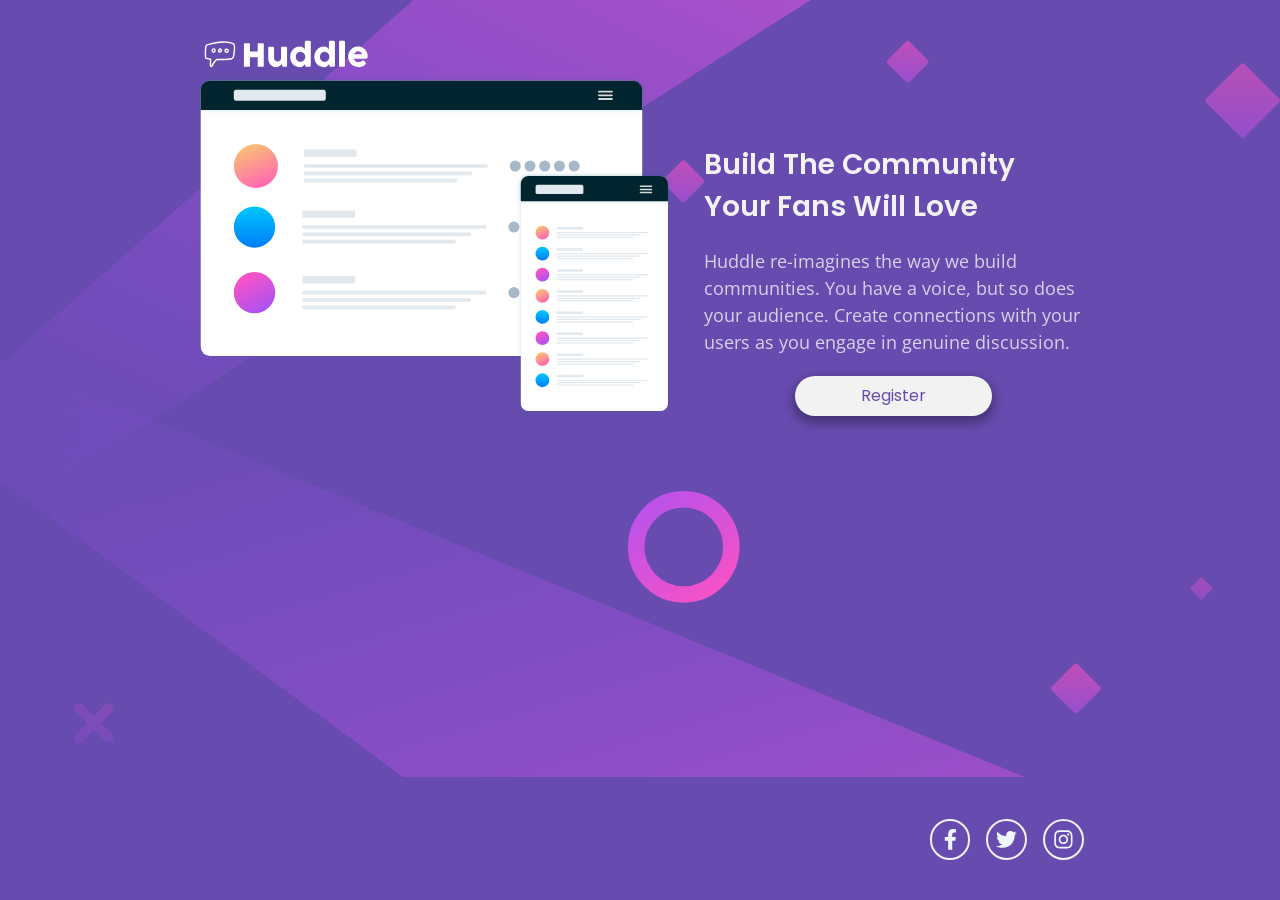
<file: frontendmentor/9.huddle-landing-page-with-single-introductory-section/index.html>
<!DOCTYPE html>
<html lang="en">
<head>
  <meta charset="UTF-8">
  <meta name="viewport" content="width=device-width, initial-scale=1.0"> <!-- displays site properly based on user's device -->

  <link rel="icon" type="image/png" sizes="32x32" href="./assets/images/favicon-32x32.png">
  
  <title>Frontend Mentor | Huddle landing page with single introductory section</title>

  <link href="https://fonts.googleapis.com/css2?family=Open+Sans&family=Poppins:wght@400;600&display=swap" rel="stylesheet">
  <link href="./assets/styles/reset.css" rel="stylesheet" type="text/css" />
  <link href="./assets/styles/main.css" rel="stylesheet" type="text/css" />

</head>
<body>
  <header>
    <div class="container">
      <img src="./assets/images/logo.svg" alt="Huddle messaging app" />
    </div>
  </header>
  <main>
    <div class="container">
      <article class="introductory">
        <img src="./assets/images/illustration-mockups.svg" alt="Huddle messaging app" />
        <div class="info-section">
          <h1 class="title">
            Build The Community Your Fans Will Love
          </h1>
          <p class="desc">
            Huddle re-imagines the way we build communities. You have a voice, but so does your audience. Create connections with your users as you engage in genuine discussion. 
          </p>
          <a class="register">
            Register
          </a>
        </div>
      </article>
    </div>
  </main>
  <footer>
    <div class="container">
      <a class="icon-link">
        <span class="sr-only">go to our facebook</span>
        <svg xmlns="http://www.w3.org/2000/svg" viewBox="0 0 320 512" class="icon" aria-hidden="true">
          <!--! Font Awesome Pro 6.1.2 by @fontawesome - https://fontawesome.com License - https://fontawesome.com/license (Commercial License) Copyright 2022 Fonticons, Inc. -->
          <path fill="currentColor" stroke="currentColor" d="M279.14 288l14.22-92.66h-88.91v-60.13c0-25.35 12.42-50.06 52.24-50.06h40.42V6.26S260.43 0 225.36 0c-73.22 0-121.08 44.38-121.08 124.72v70.62H22.89V288h81.39v224h100.17V288z"/>
        </svg>
      </a>
      <a aria-label="go to our twitter" class="icon-link">
        <span class="sr-only">go to our twitter</span>
        <svg xmlns="http://www.w3.org/2000/svg" viewBox="0 0 512 512" class="icon" aria-hidden="true">
          <!--! Font Awesome Pro 6.1.2 by @fontawesome - https://fontawesome.com License - https://fontawesome.com/license (Commercial License) Copyright 2022 Fonticons, Inc. -->
          <path fill="currentColor" stroke="currentColor" d="M459.37 151.716c.325 4.548.325 9.097.325 13.645 0 138.72-105.583 298.558-298.558 298.558-59.452 0-114.68-17.219-161.137-47.106 8.447.974 16.568 1.299 25.34 1.299 49.055 0 94.213-16.568 130.274-44.832-46.132-.975-84.792-31.188-98.112-72.772 6.498.974 12.995 1.624 19.818 1.624 9.421 0 18.843-1.3 27.614-3.573-48.081-9.747-84.143-51.98-84.143-102.985v-1.299c13.969 7.797 30.214 12.67 47.431 13.319-28.264-18.843-46.781-51.005-46.781-87.391 0-19.492 5.197-37.36 14.294-52.954 51.655 63.675 129.3 105.258 216.365 109.807-1.624-7.797-2.599-15.918-2.599-24.04 0-57.828 46.782-104.934 104.934-104.934 30.213 0 57.502 12.67 76.67 33.137 23.715-4.548 46.456-13.32 66.599-25.34-7.798 24.366-24.366 44.833-46.132 57.827 21.117-2.273 41.584-8.122 60.426-16.243-14.292 20.791-32.161 39.308-52.628 54.253z"/>
        </svg>
      </a>
      <a  aria-label="go to our instagram" class="icon-link">
        <span class="sr-only">go to our instagram</span>
        <svg xmlns="http://www.w3.org/2000/svg" viewBox="0 0 448 512" class="icon" aria-hidden="true">
          <!--! Font Awesome Pro 6.1.2 by @fontawesome - https://fontawesome.com License - https://fontawesome.com/license (Commercial License) Copyright 2022 Fonticons, Inc. -->
          <path fill="currentColor" stroke="currentColor" d="M224.1 141c-63.6 0-114.9 51.3-114.9 114.9s51.3 114.9 114.9 114.9S339 319.5 339 255.9 287.7 141 224.1 141zm0 189.6c-41.1 0-74.7-33.5-74.7-74.7s33.5-74.7 74.7-74.7 74.7 33.5 74.7 74.7-33.6 74.7-74.7 74.7zm146.4-194.3c0 14.9-12 26.8-26.8 26.8-14.9 0-26.8-12-26.8-26.8s12-26.8 26.8-26.8 26.8 12 26.8 26.8zm76.1 27.2c-1.7-35.9-9.9-67.7-36.2-93.9-26.2-26.2-58-34.4-93.9-36.2-37-2.1-147.9-2.1-184.9 0-35.8 1.7-67.6 9.9-93.9 36.1s-34.4 58-36.2 93.9c-2.1 37-2.1 147.9 0 184.9 1.7 35.9 9.9 67.7 36.2 93.9s58 34.4 93.9 36.2c37 2.1 147.9 2.1 184.9 0 35.9-1.7 67.7-9.9 93.9-36.2 26.2-26.2 34.4-58 36.2-93.9 2.1-37 2.1-147.8 0-184.8zM398.8 388c-7.8 19.6-22.9 34.7-42.6 42.6-29.5 11.7-99.5 9-132.1 9s-102.7 2.6-132.1-9c-19.6-7.8-34.7-22.9-42.6-42.6-11.7-29.5-9-99.5-9-132.1s-2.6-102.7 9-132.1c7.8-19.6 22.9-34.7 42.6-42.6 29.5-11.7 99.5-9 132.1-9s102.7-2.6 132.1 9c19.6 7.8 34.7 22.9 42.6 42.6 11.7 29.5 9 99.5 9 132.1s2.7 102.7-9 132.1z"/>
        </svg>
      </a>
    </div>
  </footer>
</body>
</html>
</file>
<file: frontendmentor/1.qrcode/style.css>
:root {
  --main-font: Outfit;
  --main-bg: #d6e2f0;
  --cart-bg: #ffffff;
  --title-color: #1f3251;
  --paragraph-color: #7b879d;
}

/* border-box: padding & border included in tag size*/
* {
  box-sizing: border-box;
}

/* css reset */
body,
main,
div,
h1,
p {
  margin: 0;
  padding: 0;
}

body {
  font-family: var(--main-font, sans-serif);
  background-color: var(--main-bg);
}

.container {
  display: flex;
  align-items: center;
  justify-content:center;
  min-height:100vh;
}

.card {
  display: flex;
  flex-direction: column;
  max-width: 85vw;
  background-color: var(--cart-bg);
  border-radius: 1.25rem;
  padding: 1rem;
  box-shadow: 0px 20px 20px 5px rgb(123 135 157 / 10%);
  text-align: center;
}

.card .img {
  max-width: 100%;
  border-radius: 10px;
}

.card .title {
  font-weight: 700;
  font-size: 1.4rem;
  color: var(--title-color);
  margin-top:1.5rem;
}

.card .paragraph {
  font-weight: 400;
  font-size: 0.97rem;
  color: var(--paragraph-color);
  padding: 0 1rem;
  margin-top:1rem;
  margin-bottom: 1.3rem;
}

@media (min-width: 376px) {
  .card {
    max-width: 320px;
  }
}
</file>
<file: frontendmentor/10.single-price-grid/assets/styles/main.css>
:root {
    /* fonts */
    --font-karla: 'Karla', sans-serif;
    --font-regular: 400;
    --font-bold: 700;

    /* font size*/
    ---text-base: 1rem; /* 16 px*/

    /* colors */
    --colors-cyan: #2bb3b1; /* monthly subscription bg*/
    --colors-light-cyan: #4abebd; /* why us bg*/
    --colors-bright-yellow: hsl(71, 73%, 54%);
    --colors-light-gray: hsl(204, 43%, 93%);
    --colors-grayish-blue: hsl(218, 22%, 67%);

    /* border-radius size */
    --border-radius: 6px;
}

body {
    font-family: var(--font-karla);
    font-size: var(--text-base);
    background-color: var(--colors-light-gray);
    min-height:100vh;
    display: flex;
    flex-direction: column;
    justify-content: center;
    align-items: center;
}

.price-grid {
    margin: 2rem;
    border-radius: 8px;
    box-shadow: 0px 5px 10px 0px rgba(41, 136, 134, 0.3);
}

.price-grid .info,
.price-grid .subscription,
.price-grid .why-us {
    padding: 1.5rem;
    display: flex;
    flex-direction: column;
    row-gap: 0.5rem;
}

.border-radius-first {
    border-top-left-radius: var(--border-radius);
    border-top-right-radius: var(--border-radius);
}

.border-radius-ls-bottom {
    border-bottom-left-radius: var(--border-radius);
    border-bottom-right-radius: var(--border-radius);
}

.price-grid .info {
    background-color:white;
}


.price-grid .info .title{
    font-weight: var(--font-bold);
    font-size: 1.25rem;
    color: var(--colors-cyan);
}

.price-grid .info .sub-title{
    color: var(--colors-bright-yellow);
    font-weight: var(--font-bold);
    font-size: 0.9375rem; /* 15px */
    margin-top: 0.75rem;
    line-height: 1.25rem;
}

.price-grid .info .desc{
    font-size: 0.825rem; /* 14px */
    font-weight: var(--font-regular);
    line-height: 1.625rem;
    color: var(--colors-grayish-blue);
    margin:0.625rem 0 0.375rem 0;
}

.price-grid .subscription{
    background-color: var(--colors-cyan);
    color:white;
}

.price-grid .subscription .title{
    font-size:1.1rem;
    font-weight: var(--font-bold);
}
.price-grid .subscription .price {
    display: flex;
    align-items: center;
    column-gap: 0.6rem;
}

.price-grid .subscription .price .number{
    font-weight: bold;
    font-size:2rem;
}

.price-grid .subscription .price .period{
    color: hsla(0, 0% , 100%, 0.7);
}

.price-grid .subscription .desc {
    margin-top: -0.5rem;
    color: hsla(0, 0% , 100%, 0.9);
    font-size: 0.97rem;
}

.price-grid .subscription .signup-btn{
    background-color: var(--colors-bright-yellow);
    border:1px solid var(--colors-bright-yellow);
    text-align: center;
    padding: 0.75rem 0;
    margin-top: 1.125rem;
    border-radius: var(--border-radius);
    box-shadow: 0px 5px 10px 0px rgba(41, 136, 134, 0.3);
    transition: background-color 0.5s ease, color 0.5s ease;
    cursor: pointer;
}
.price-grid .subscription .signup-btn:hover {
    color: var(--colors-bright-yellow);
    background-color: var(--colors-light-gray);
}

.price-grid .why-us{
    background-color: var(--colors-light-cyan);
}
.price-grid .why-us .title{
    color: white;
    font-weight: var(--font-bold);
    font-size: 1.1rem;
}
.price-grid .why-us .list{
    margin-top: 0.25rem;
}
.price-grid .why-us .list li {
    color: white;
    font-size: 0.85rem;
    font-weight: var(--font-regular);
    color: hsla(0, 0% , 100%, 0.7);
}

@media screen and (min-width: 40em) {
    .price-grid {
        max-width: 39.6rem;
        display: grid;
        grid-template: auto auto / 1fr 1fr ;
    }
    
    .price-grid .info,
    .price-grid .subscription,
    .price-grid .why-us {
        padding: 2.5rem;
        padding-bottom: 2.369rem;
    }

    .price-grid .info {
        grid-area: 1 / 1 / 2 / -1;
        padding-bottom: 2.125rem;
        padding-top: 2.369rem;
    }

    
    .price-grid .info .title{
        font-size: 1.46rem;
    }

    .price-grid .info .sub-title{
        font-size: 1.1rem; 
    }

    .price-grid .info .desc{
        font-size: 0.9775rem;
        margin-top: 0.2rem;
    }

    .border-radius-ls-left {
        border-bottom-left-radius: var(--border-radius);
    }
    .border-radius-ls-bottom {
        border-radius: 0%;
        border-bottom-right-radius: var(--border-radius);
    }

}
</file>
<file: frontendmentor/11.four-card-feature/assets/styles/main.css>
:root {
    /* colors*/
    --color-body-bg: #fafafa;
    --color-feature-bg: #fff;
    --color-feature-title: #4c4e61;
    --color-p: #a3a5ae;

    /* features border colors */
    --color-cyan: #45d3d3;
    --color-red: #ea5353;
    --color-orange: #fcaf4a;
    --color-blue: #549ef2;

    /* fonts */
    --font-poppins: 'Poppins', sans-serif;

    /* redius size */
    --radius-size-sm: 8px;

    /* feature box shadow */
    --box-shadow:0px 10px 14px -8px rgba(163,165,174,0.42)
}


/*  global block and shared css */

.screen {
    background-color: var(--color-body-bg);
    font-family: var(--font-poppins);
    display: flex;
    flex-direction: column;
    justify-content: center;
    align-items: center;
    min-height:100vh;
}

.main {
    padding:1rem;
}


.text-semibold {
    font-weight: 600;
}

.text-regular {
    font-weight: 400;
}

.text-extralight {
    font-weight: 200;
}

.desc-color {
    color: var(--color-p);
}

.title-color {
    color: var(--color-feature-title);
}

 /* 
    card feature classes structure.

    this is a structure for card feature, some of
    them may not be used.

    card-feature [block]
        card-feature__title [element]
        card-feature__desc [element]
        card-feature__items [element]
            card-feature__items_item [block]
                card-feature__item__title[element]
                card-feature__item__desc[element]
                card-feature__item__img[element]

 */

.card-feature {
    margin: auto 1rem;
}

.card-feature__title {
    display: flex;
    flex-direction: column;
    row-gap: 0.625rem;
    font-size: 1.5rem;
    padding: 0 0.5rem;
    text-align: center;
}

.card-feature__desc {
    padding: 0 0.5rem;
    font-size: 0.94rem; /* ~ 15px */
    text-align: center;
    line-height:1.625;
    padding-top:0.25rem;
}

.card-feature__items {
    display: flex;
    flex-direction: column;
    row-gap: 1.5rem;
    margin-top:4.75rem;
}

.card-feature__item {
    display: flex;
    flex-direction: column;
    row-gap: 0.5rem;
    background-color: var(--color-feature-bg);
    border-radius: var(--radius-size-sm);
    padding: 1.625rem 1.72rem 1.7rem 1.7rem;
    box-shadow: var(--box-shadow);
    border-top: 4px solid transparent;
}

/* reset default margin */
.card-feature__item > h2,
.card-feature__item > p {
    margin: 0;
}

.card-feature__item__title{
    font-size: 1.25rem;
}

.card-feature__item__desc{
    font-size: 0.825rem;
    line-height: 1.7;
    padding: 0 0.125rem;
}

.card-feature__item__icon {
    align-self: flex-end;
    width:3.5rem;
    margin-top: 1.5rem;
}

/* semi global classes*/

.border-color-cyan {
    border-color:var(--color-cyan);
}

.border-color-red {
    border-color:var(--color-red);
}

.border-color-orange {
    border-color:var(--color-orange);
}

.border-color-blue {
    border-color:var(--color-blue);
}


/* media break point*/

@media screen and (max-width: 23em) {
        .card-feature__title{
            font-size: 1.125rem;
        }
}

@media screen and (min-width: 40em)
{
    .card-feature__title {
        font-size: 2.26rem;
        margin-top: 0;
    }

    .card-feature__desc {
        max-width: 32rem;
        padding: 0;
        margin:auto;
    }

    .card-feature__items {
        flex-direction: row;
        flex-wrap: wrap;
        align-items: center;
        justify-content: center;
        column-gap: 1.5rem;
    }

    .card-feature__item {
        padding: 2rem;
        flex: 1;
        min-width: 15rem;
    }

 
    .card-feature__item__desc{
        padding-top:0.25rem;
        min-height:4.625rem;
    }
    
    .card-feature__item__icon {
        width:4rem;
        margin-top:0.125rem;
    }
}

@media screen and (min-width: 62em) { 
    .card-feature__item {
        min-width: 20rem;
    }
}

@media screen and (min-width: 75em) {

    .card-feature__items {
        display: grid;
        grid-template: repeat(4, minmax(auto, 6.875rem)) / repeat(3, minmax(auto , 22rem));
        column-gap: 2rem;
        row-gap: 2rem;
        margin-top:3.65rem;
    }
    

    /* 
          2     3     4
    1-----|-----|-----| -> A = grid-area: 2 / 1 / 4 / 2;
             B             B = grid-area: 1 / 2 / 3 / 3;
    2-----|-----|-----|    C = grid-area: 3 / 2 / -1 / 3;  /* -1 or 5
       A     B     D       D = grid-area: 2 / 3 / 4 / -1;  /* -1 or 4
    3-----|-----|-----|
       A     C     D
    4-----|-----|-----|
             C
    5-----|-----|-----|   
    
    */

    .card-feature__item {
        min-width: auto;
    }

    .card-feature__item:first-child {
        grid-area: 2 / 1 / 4 / 2;
    }

    .card-feature__item:nth-child(2){
        grid-area: 1 / 2 / 3 / 3;
    }
    .card-feature__item:nth-child(3){
        grid-area: 3 / 2 / -1 / 3;
    }
    .card-feature__item:nth-child(4){
        grid-area: 2 / 3 / 4 / -1;
    }
     
}
</file>
<file: frontendmentor/12.social-proof-section/assets/css/main.css>
:root {
    /*  fonts */
    --font-main: 'League Spartan', sans-serif;

    /* colors */
    --color-magenta-900: hsl(300, 43%, 22%);
    --color-grayish-magenta-900: hsl(303, 10%, 53%);
    --color-grayish-magenta-100: hsl(300, 24%, 96%);
    --color-pink-500: hsl(333, 80%, 67%);
    --color-white: hsl(0, 0%, 100%);

    /* icons*/
    --icon-star: url('../images/icon-star.svg');
}

body {
    font-family: var(--font-main);
    display: flex;
    align-items: center;
    justify-content: center;
    min-height: 100vh;
}

main {
    padding:1.5rem;
    margin-top: 2rem;
}


.social-info__title{
    color: var(--color-magenta-900);
    font-weight: 700;
    font-size: 2.375rem;
    line-height: 0.8;
    text-align: center;
}

.social-info__desc {
    color: var(--color-grayish-magenta-900);
    font-weight: 500;
    font-size: 1.09rem;
    line-height: 1.6rem;
    text-align:center;
}
.social-rating {
    margin-top:2.5rem;
}

.social-rating__item{
    background-color: var(--color-grayish-magenta-100);
    margin-bottom: 1.25rem;
    text-align: center;
    padding: 0.8rem;
    border-radius: 8px;
}

.social-rating__item__icons > i::before {
    content: var(--icon-star);
    margin-left:0.25rem;
}

.social-rating__item__title {
    color: var(--color-magenta-900);
    margin-top:0.5rem;
    margin-bottom: 0;
    font-weight: 700;
    font-size: 1.05rem;
    text-align: center;
}

.social-quotes {
    margin-top: 3rem;
    display: flex;
    flex-direction: column;
    row-gap: 1rem;
}

.social-quotes__item {
    background-color: var(--color-magenta-900);
    padding: 2.4rem 2rem 1.8rem;
    border-radius: 8px;
}

.social-quotes__item__header{
    display: flex;
    align-items: flex-end;
    column-gap: 1.5rem;
}

.social-quotes__item__pic {
    width:2.5rem;
    height: 2.5rem;
    border-radius: 100%;
}

.social-quotes__item__title {
    color:var(--color-white);
    margin-top: 0;
    margin-bottom: 0.1rem;
    font-size: 1.05rem;
}

.social-quotes__item__state{
    color:var(--color-pink-500);
    font-size: 1.05rem;
}

.social-quotes__item__quote {
    margin:0;
    color:var(--color-white);
    margin-top: 1.7rem;
    font-size: 1.04rem;
    line-height: 1.4rem;
}

@media  screen and (min-width:48em) {
     main {
        display: grid;
        grid-template: repeat(2, auto) / repeat(2, 1fr);
    }

    .social-info {
        padding-right:2rem;
    }

    .social-rating {
        margin-top:0;
    }

    .social-quotes {
        grid-area: 2 / 1 / -1 / -1;
        flex-direction: row;
        margin-top:2rem;
        column-gap: 1rem;
    }
}

@media  screen and (min-width:48em) and (max-width: 60em) {
    
    .social-quotes__item__header{
        flex-direction: column;
        align-items: center;
        row-gap: 1rem;
    }

    .social-quotes__item__pic {
        width:3.125rem;
        height: 3.125rem;
    }

    .social-quotes__item__quote {
        text-align: center;
    }
}

@media  screen and (min-width:75em) {
   main {
        max-width: 69.7rem;
        padding-top: 0rem;
    }

    .social-info {
        padding-right:6rem;
    }

    .social-info__title {
        font-size:3.25rem;
        margin-top: 0;
        margin-bottom: 0.5em;
        text-align: left;
        line-height: 3rem;
    }

    .social-info__desc {
        text-align: left;
        font-size: 1.125rem;
    }

    .social-rating {
        display: flex;
        flex-direction: column;
        row-gap: 1rem;
        margin-top: 2rem;
        padding-left:1rem;
    }

    .social-rating__item{
        margin:0;
        display: flex;
        flex-direction: row;
        align-items: center;
        justify-content: flex-start;
        column-gap: 1.75rem;
        padding-top:1.125rem;
        padding-bottom:1.125rem;
        width:25rem;
    }


    .social-rating__item:first-child {
        align-self: flex-start;
    }

    .social-rating__item:nth-child(2) {
        align-self: center;
    }

    .social-rating__item:nth-child(3) {
        align-self: flex-end;
    }

    .social-rating__item__title {
        margin:0;
    }

    .social-quotes {
        justify-content: space-between;
        margin-top:3.25rem;
    }
    
    .social-quotes__item {
        max-width: 18rem;
        margin-bottom:auto;
        padding-bottom: 2.5rem;
    }

    .social-quotes__item:nth-child(2) {
        margin-top:1rem;
    }

    .social-quotes__item:nth-child(3) {
        margin-top:2rem;
    }
}
</file>
<file: frontendmentor/2.nft-preview/assets/styles/main.css>
/* css custom properties */
:root {
  --main-bg: #0d192b;
  --card-bg: #14253d;
  --line-color: #2f415b;
  --main-font: "Outfit";

  --primary-color: #8bacda;
  --secondary-color: #00fff7;
  --overlay: rgba(0, 255, 247, .5);
  --title-color: #fcfeff;
  --creator-color: #e4f2ff;
}

/* css reset */
body,
h1,
p,
figure {
  padding: 0;
  margin: 0;
}

* {
  box-sizing: border-box;
}

.container {
  background-color: var(--main-bg);
  display: flex;
  min-height: 100vh;
  align-items: center;
  justify-content: center;
}

.card {
  display: flex;
  flex-direction: column;
  width: 87vw;
  background-color: var(--card-bg);
  font-family: var(--main-font);
  border-radius: 16px;
  padding: 1.46rem;
  padding-bottom: 1.15rem;
  box-shadow: 0px 40px 25px 10px rgba(12, 23, 41, 1);
}

.card .img-equi img {
  max-width: 100%;
  display: block;
  height:auto;
  border-radius: 8px;
}

.card .img-effect{
  position: relative;
}

.card .img-effect .overlay{
  display: flex;
  align-items: center;
  justify-content: center;
  border-radius: 8px;
  background-color: var(--overlay);
  position:absolute;
  height: 100%;
  width: 100%;
  overflow: hidden;
  transition: opacity 0.5s;
  opacity: 0;
}
.card .img-effect:hover .overlay{
  cursor: pointer;
  opacity:1;
  transition: opacity 0.5s;
}

.card .title {
  text-decoration: none;
}

.card .title h1{
  margin: 1.38rem 0 0.75rem;
  font-weight: 600;
  font-size: 1.375rem;
  color: var(--title-color);
}

.card .desc {
  margin-bottom: 1rem;
  font-size: 1rem;
  font-weight: 300;
  line-height: 1.6rem;
  color: var(--primary-color);
}

.card .info {
  display: flex;
  justify-content: space-between;
  padding-bottom: 1rem;
  border-bottom: 1px solid var(--line-color);
}
.card .info > div {
  display: flex;
  align-items: center;
}

.card .info > div > .price,
.card .info > div > .time {
  font-weight: 400;
  font-size: 0.95rem;
  margin-left: 0.4rem;
  padding-bottom: 0.1rem;
}
.card .info > div > .price {
  color: var(--secondary-color);
}

.card .info > div > .time {
  color: var(--primary-color);
  padding-right: 0.1rem;
}

.card .footer address {
  display: flex;
  align-items: center;
  margin-top: 1rem;
  font-style: normal;
}

.card address figure {
  display: inline-block;
  margin-right: 1rem;
}

.card address .avatar {
  max-width: 2.1rem;
  border: 1px solid var(--creator-color);
  border-radius: 100%;
}

.card address .creator {
  font-weight: 300;
  color: var(--primary-color);
  padding-bottom: 0.4rem;
}

.card address .creator a {
  margin-left: 0.2rem;
  color: var(--creator-color);
  text-decoration: none;
}

/* active stats */

.card .title h1:hover,
.card address .creator a:hover {
  cursor: pointer;
  color: var(--secondary-color);
}

/* responsive design*/
@media screen and (min-width: 376px) and (max-width: 767px) {
  .card {
    width: 320px;
    margin: 2rem;
  }
}

@media screen and (min-width: 768px) {
  .card {
    width: 350px;
    padding-bottom: 1.5rem;
  }

  .card .title h1{
    margin-top: 1.5rem;
  }

  .card .desc {
    font-size: 1.15rem;
    margin-bottom: 1.5rem;
  }

  .card .info {
    padding-bottom: 1.5rem;
  }
  .card .info > div > .time {
    padding-right: 0.5rem;
  }
}
</file>
<file: frontendmentor/8.3-column-preview-card/assets/styles/main.css>
:root{
    /* fonts */
    --font-lexend-deca: 'Lexend Deca', sans-serif;
    --font-big-shoulders-display: 'Big Shoulders Display', cursive;
    --font-size-p: 0.9375rem; /* 15px*/
    --font-regular: 400;
    --font-bold: 700;

    /* colors */
    --color-bright-orange: hsl(31, 77%, 52%);
    --color-dark-cyan: hsl(184, 100%, 22%);
    --color-very-dark-cyan: hsl(179, 100%, 13%);
    --color-transparent-white: hsla(0, 0%, 100%, 0.75); /* paragraphs */
    --color-Very-light-gray: hsl(0, 0%, 95%); /* background, headings, buttons */
}

.main {
    background-color:var(--color-Very-light-gray);
    display:flex;
    min-height: 100vh;
    justify-content: center;
    align-items: center;
    padding:1rem;
}

.container {
    max-width:20.5rem; /* 328px */
}

.item {
    padding:3rem;
    display: flex;
    flex-direction: column;
    align-items: flex-start;
    row-gap: 1.75rem;
}

.item .title {
    text-transform: uppercase;
    color:var(--color-Very-light-gray);
    font-family: var(--font-big-shoulders-display);
    font-size: 2.375rem;
    font-weight: var(--font-bold);
    letter-spacing: 0.05rem;
}

.item .desc{
    color:var(--color-transparent-white);
    font-family: var(--font-lexend-deca);
    font-weight: var(--font-regular);
    font-size: var(--font-size-p);
    line-height: 1.475rem;
}

.item .learn-more {
    background-color: var(--color-Very-light-gray);
    padding: 0.75rem 1.75rem;
    border-radius: 25px;
    text-transform: capitalize;
    font-family: var(--font-lexend-deca);
    border: 2px solid transparent;
}

/* custom classes */

.sedan-radius {
    border-top-left-radius: 10px;
    border-top-right-radius: 10px;
}
.luxury-radius {
    border-bottom-left-radius: 10px;
    border-bottom-right-radius: 10px;
}

.bg-sedan{
    background-color:var(--color-bright-orange)
}

.bg-suvs{
    background-color: var(--color-dark-cyan);
}

.bg-luxury{
    background-color: var(--color-very-dark-cyan);
}

.color-sedan {
    color: var(--color-bright-orange);
}

.color-suvs{
    color: var(--color-dark-cyan);
}

.color-luxury{
    color: var(--color-very-dark-cyan);
}

.item .learn-more:Hover {
    border:2px solid var(--color-Very-light-gray);
    color: var(--color-transparent-white);
    background-color: transparent;
}

@media screen and (min-width:1024px) {
    .container {
        max-width:none;
        display: flex;
        justify-content: center;
    }
    .item {
        max-width: 19.2rem;
    }
    .sedan-radius {
        border-radius: 0%;
        border-top-left-radius: 10px;
        border-bottom-left-radius: 10px;
    }
    .luxury-radius {
        border-radius: 0%;
        border-top-right-radius: 10px;
        border-bottom-right-radius: 10px;
    }
    .item .desc {
        min-height: 11rem;
        line-height: 1.625;
    }
}

.sr-only {
  position: absolute;
  width: 1px;
  height: 1px;
  padding: 0;
  margin: -1px;
  overflow: hidden;
  clip: rect(0, 0, 0, 0);
  white-space: nowrap;
  border-width: 0;
}
</file>
<file: frontendmentor/9.huddle-landing-page-with-single-introductory-section/assets/styles/main.css>
:root {
    /* colors */
    --color-violet: hsl(257, 40%, 49%);
    --color-Soft-magenta: hsl(300, 69%, 71%);
    --color-light-gray: hsla(0, 0%, 100%, 0.75); /* paragraphs */
    --color-transparent-white: hsl(0, 0%, 95%); /* headings, button bg, icons */

    /* fonts */
    --font-poppins: 'Poppins', sans-serif;
    --font-open-sans: 'Open Sans', sans-serif;
    --font-regular: 400;
    --font-semibold: 600;

    /* images */
    --img-bg-body-mobile: url('../images/bg-mobile.svg');
    --img-bg-body-desktop: url('../images/bg-desktop.svg');
}

body {
    background-image: var(--img-bg-body-mobile);
    background-repeat: no-repeat;
    background-size: contain;
    background-color:var(--color-violet);
    display: grid;
    grid-template-rows: auto 1fr auto;
    row-gap: 4rem;
    min-height: 100vh;
}

.container {
    padding: 0 2.25rem;
}
header {
    margin-top:2rem;
}
header img{
    width:7.75rem
}

.introductory .info-section{
    display: flex;
    flex-direction: column;
    align-items: center;
    row-gap: 1.25rem;
}

.introductory .info-section .title{
    font-family: var(--font-poppins);
    font-weight: var(--font-semibold);
    color:var(--color-transparent-white);
    font-size:1.5rem;
    margin-top:3.25rem;
    text-align: center;
}

.introductory .info-section .desc{
    font-family: var(--font-open-sans);
    font-size: 1rem;
    font-weight: var(--font-regular);
    color: var(--color-light-gray);
    text-align: center;
}

.introductory .info-section .register{
    font-size: 1rem;
    font-family: var(--font-poppins);
    color:var(--color-violet);
    background-color: var(--color-transparent-white);
    border-radius: 30px;
    padding:0.5rem 4.125rem;
    cursor: pointer;
    box-shadow: 0px 5px 10px 3px rgba(0,0,0,0.3);
    transition: background-color 0.5s ease, color 0.5s ease;

}

.introductory .info-section .register:hover {
    background-color: var(--color-Soft-magenta);
    color:var(--color-transparent-white)
}

footer .container{
    display: flex;
    flex-direction: row;
    justify-content: center;
    column-gap: 0.5rem;
    margin-bottom:2.5rem;
}

.icon-link{
    border:2px solid var(--color-transparent-white);
    padding:0.5rem;
    border-radius:100%;
    cursor:pointer;
    transition: border-color 0.5s ease;
}

.icon-link:hover{
    border-color:var(--color-Soft-magenta)
}

.icon{
    width:0.75rem;
    height: 0.75rem;
    color: var(--color-transparent-white);
    transition: color 0.5s ease;
}

.icon-link:hover .icon{
    color: var(--color-Soft-magenta);
}

@media screen and (min-width:475px) {
     
    body {
        background-size: cover;
    }

    .container{
        max-width:29.6rem;
        margin: 0 auto;
    }
    
}

@media screen and (min-width:1024px) {
    body {
        background-image: var(--img-bg-body-desktop);
        background-size: contain;
        row-gap: 0rem;
    }
    
    .container {
        /* padding: 0 4.7rem; */
        max-width:60rem;
        margin: auto;
    }

    header img{
        width:11rem;
    }
    
    .introductory{
        display: grid;
        grid-template-columns: 1.25fr 1fr;
        column-gap: 2rem;
    }
    
    footer .container{
        justify-content: flex-end;
        column-gap: 1rem;
    }

    .icon-link{
        padding:0.5rem;
        border-radius:100%;
    }

    .icon{
        width:1.3rem;
        height: 1.3rem;
        color:aliceblue;
    }

    .introductory .info-section .title{
        font-size:1.75rem;
        text-align: left;
        margin-top:4.25rem;
    }

    .introductory .info-section .desc{
        font-size: 1.125rem;
        text-align: left;
    }
}

@media screen and (min-width:1440px) {
    
    header {
        margin-top:3.25rem;
    }

    header img{
        width:13rem;
    }
    
    .container {
        /* padding: 0 4.7rem; */
        max-width:85rem;
    }

    .introductory{
        grid-template-columns: auto 1fr;
        column-gap: 3rem;
        margin-top:4rem;
    }
    .introductory img {
        margin-top: 1.5rem;
    }

    .introductory .info-section{
        align-items: flex-start;
    }
    
    .introductory .info-section .title{
        font-size:2.5rem;
        margin-top:4.25rem;
    }

    .introductory .info-section .desc{
        font-size: 1.15rem;
    }

    .introductory .info-section .register{
        font-size: 1.125rem;
        padding:1rem 4.125rem;
    }

}

.sr-only {
  position: absolute;
  width: 1px;
  height: 1px;
  padding: 0;
  margin: -1px;
  overflow: hidden;
  clip: rect(0, 0, 0, 0);
  white-space: nowrap;
  border-width: 0;
}
</file>
<file: frontendmentor/3.nft-preview-with-tailwindcss/assets/styles/output.css>
/*
! tailwindcss v3.1.8 | MIT License | https://tailwindcss.com
*/

/*
1. Prevent padding and border from affecting element width. (https://github.com/mozdevs/cssremedy/issues/4)
2. Allow adding a border to an element by just adding a border-width. (https://github.com/tailwindcss/tailwindcss/pull/116)
*/

*,
::before,
::after {
  box-sizing: border-box;
  /* 1 */
  border-width: 0;
  /* 2 */
  border-style: solid;
  /* 2 */
  border-color: #e5e7eb;
  /* 2 */
}

::before,
::after {
  --tw-content: '';
}

/*
1. Use a consistent sensible line-height in all browsers.
2. Prevent adjustments of font size after orientation changes in iOS.
3. Use a more readable tab size.
4. Use the user's configured `sans` font-family by default.
*/

html {
  line-height: 1.5;
  /* 1 */
  -webkit-text-size-adjust: 100%;
  /* 2 */
  -moz-tab-size: 4;
  /* 3 */
  -o-tab-size: 4;
     tab-size: 4;
  /* 3 */
  font-family: Outfit, ui-sans-serif, system-ui, -apple-system, BlinkMacSystemFont, "Segoe UI", Roboto, "Helvetica Neue", Arial, "Noto Sans", sans-serif, "Apple Color Emoji", "Segoe UI Emoji", "Segoe UI Symbol", "Noto Color Emoji";
  /* 4 */
}

/*
1. Remove the margin in all browsers.
2. Inherit line-height from `html` so users can set them as a class directly on the `html` element.
*/

body {
  margin: 0;
  /* 1 */
  line-height: inherit;
  /* 2 */
}

/*
1. Add the correct height in Firefox.
2. Correct the inheritance of border color in Firefox. (https://bugzilla.mozilla.org/show_bug.cgi?id=190655)
3. Ensure horizontal rules are visible by default.
*/

hr {
  height: 0;
  /* 1 */
  color: inherit;
  /* 2 */
  border-top-width: 1px;
  /* 3 */
}

/*
Add the correct text decoration in Chrome, Edge, and Safari.
*/

abbr:where([title]) {
  -webkit-text-decoration: underline dotted;
          text-decoration: underline dotted;
}

/*
Remove the default font size and weight for headings.
*/

h1,
h2,
h3,
h4,
h5,
h6 {
  font-size: inherit;
  font-weight: inherit;
}

/*
Reset links to optimize for opt-in styling instead of opt-out.
*/

a {
  color: inherit;
  text-decoration: inherit;
}

/*
Add the correct font weight in Edge and Safari.
*/

b,
strong {
  font-weight: bolder;
}

/*
1. Use the user's configured `mono` font family by default.
2. Correct the odd `em` font sizing in all browsers.
*/

code,
kbd,
samp,
pre {
  font-family: ui-monospace, SFMono-Regular, Menlo, Monaco, Consolas, "Liberation Mono", "Courier New", monospace;
  /* 1 */
  font-size: 1em;
  /* 2 */
}

/*
Add the correct font size in all browsers.
*/

small {
  font-size: 80%;
}

/*
Prevent `sub` and `sup` elements from affecting the line height in all browsers.
*/

sub,
sup {
  font-size: 75%;
  line-height: 0;
  position: relative;
  vertical-align: baseline;
}

sub {
  bottom: -0.25em;
}

sup {
  top: -0.5em;
}

/*
1. Remove text indentation from table contents in Chrome and Safari. (https://bugs.chromium.org/p/chromium/issues/detail?id=999088, https://bugs.webkit.org/show_bug.cgi?id=201297)
2. Correct table border color inheritance in all Chrome and Safari. (https://bugs.chromium.org/p/chromium/issues/detail?id=935729, https://bugs.webkit.org/show_bug.cgi?id=195016)
3. Remove gaps between table borders by default.
*/

table {
  text-indent: 0;
  /* 1 */
  border-color: inherit;
  /* 2 */
  border-collapse: collapse;
  /* 3 */
}

/*
1. Change the font styles in all browsers.
2. Remove the margin in Firefox and Safari.
3. Remove default padding in all browsers.
*/

button,
input,
optgroup,
select,
textarea {
  font-family: inherit;
  /* 1 */
  font-size: 100%;
  /* 1 */
  font-weight: inherit;
  /* 1 */
  line-height: inherit;
  /* 1 */
  color: inherit;
  /* 1 */
  margin: 0;
  /* 2 */
  padding: 0;
  /* 3 */
}

/*
Remove the inheritance of text transform in Edge and Firefox.
*/

button,
select {
  text-transform: none;
}

/*
1. Correct the inability to style clickable types in iOS and Safari.
2. Remove default button styles.
*/

button,
[type='button'],
[type='reset'],
[type='submit'] {
  -webkit-appearance: button;
  /* 1 */
  background-color: transparent;
  /* 2 */
  background-image: none;
  /* 2 */
}

/*
Use the modern Firefox focus style for all focusable elements.
*/

:-moz-focusring {
  outline: auto;
}

/*
Remove the additional `:invalid` styles in Firefox. (https://github.com/mozilla/gecko-dev/blob/2f9eacd9d3d995c937b4251a5557d95d494c9be1/layout/style/res/forms.css#L728-L737)
*/

:-moz-ui-invalid {
  box-shadow: none;
}

/*
Add the correct vertical alignment in Chrome and Firefox.
*/

progress {
  vertical-align: baseline;
}

/*
Correct the cursor style of increment and decrement buttons in Safari.
*/

::-webkit-inner-spin-button,
::-webkit-outer-spin-button {
  height: auto;
}

/*
1. Correct the odd appearance in Chrome and Safari.
2. Correct the outline style in Safari.
*/

[type='search'] {
  -webkit-appearance: textfield;
  /* 1 */
  outline-offset: -2px;
  /* 2 */
}

/*
Remove the inner padding in Chrome and Safari on macOS.
*/

::-webkit-search-decoration {
  -webkit-appearance: none;
}

/*
1. Correct the inability to style clickable types in iOS and Safari.
2. Change font properties to `inherit` in Safari.
*/

::-webkit-file-upload-button {
  -webkit-appearance: button;
  /* 1 */
  font: inherit;
  /* 2 */
}

/*
Add the correct display in Chrome and Safari.
*/

summary {
  display: list-item;
}

/*
Removes the default spacing and border for appropriate elements.
*/

blockquote,
dl,
dd,
h1,
h2,
h3,
h4,
h5,
h6,
hr,
figure,
p,
pre {
  margin: 0;
}

fieldset {
  margin: 0;
  padding: 0;
}

legend {
  padding: 0;
}

ol,
ul,
menu {
  list-style: none;
  margin: 0;
  padding: 0;
}

/*
Prevent resizing textareas horizontally by default.
*/

textarea {
  resize: vertical;
}

/*
1. Reset the default placeholder opacity in Firefox. (https://github.com/tailwindlabs/tailwindcss/issues/3300)
2. Set the default placeholder color to the user's configured gray 400 color.
*/

input::-moz-placeholder, textarea::-moz-placeholder {
  opacity: 1;
  /* 1 */
  color: #9ca3af;
  /* 2 */
}

input::placeholder,
textarea::placeholder {
  opacity: 1;
  /* 1 */
  color: #9ca3af;
  /* 2 */
}

/*
Set the default cursor for buttons.
*/

button,
[role="button"] {
  cursor: pointer;
}

/*
Make sure disabled buttons don't get the pointer cursor.
*/

:disabled {
  cursor: default;
}

/*
1. Make replaced elements `display: block` by default. (https://github.com/mozdevs/cssremedy/issues/14)
2. Add `vertical-align: middle` to align replaced elements more sensibly by default. (https://github.com/jensimmons/cssremedy/issues/14#issuecomment-634934210)
   This can trigger a poorly considered lint error in some tools but is included by design.
*/

img,
svg,
video,
canvas,
audio,
iframe,
embed,
object {
  display: block;
  /* 1 */
  vertical-align: middle;
  /* 2 */
}

/*
Constrain images and videos to the parent width and preserve their intrinsic aspect ratio. (https://github.com/mozdevs/cssremedy/issues/14)
*/

img,
video {
  max-width: 100%;
  height: auto;
}

/* html {
        font-family: Outfit, sans-serif;
    } */

*, ::before, ::after {
  --tw-border-spacing-x: 0;
  --tw-border-spacing-y: 0;
  --tw-translate-x: 0;
  --tw-translate-y: 0;
  --tw-rotate: 0;
  --tw-skew-x: 0;
  --tw-skew-y: 0;
  --tw-scale-x: 1;
  --tw-scale-y: 1;
  --tw-pan-x:  ;
  --tw-pan-y:  ;
  --tw-pinch-zoom:  ;
  --tw-scroll-snap-strictness: proximity;
  --tw-ordinal:  ;
  --tw-slashed-zero:  ;
  --tw-numeric-figure:  ;
  --tw-numeric-spacing:  ;
  --tw-numeric-fraction:  ;
  --tw-ring-inset:  ;
  --tw-ring-offset-width: 0px;
  --tw-ring-offset-color: #fff;
  --tw-ring-color: rgb(59 130 246 / 0.5);
  --tw-ring-offset-shadow: 0 0 #0000;
  --tw-ring-shadow: 0 0 #0000;
  --tw-shadow: 0 0 #0000;
  --tw-shadow-colored: 0 0 #0000;
  --tw-blur:  ;
  --tw-brightness:  ;
  --tw-contrast:  ;
  --tw-grayscale:  ;
  --tw-hue-rotate:  ;
  --tw-invert:  ;
  --tw-saturate:  ;
  --tw-sepia:  ;
  --tw-drop-shadow:  ;
  --tw-backdrop-blur:  ;
  --tw-backdrop-brightness:  ;
  --tw-backdrop-contrast:  ;
  --tw-backdrop-grayscale:  ;
  --tw-backdrop-hue-rotate:  ;
  --tw-backdrop-invert:  ;
  --tw-backdrop-opacity:  ;
  --tw-backdrop-saturate:  ;
  --tw-backdrop-sepia:  ;
}

::-webkit-backdrop {
  --tw-border-spacing-x: 0;
  --tw-border-spacing-y: 0;
  --tw-translate-x: 0;
  --tw-translate-y: 0;
  --tw-rotate: 0;
  --tw-skew-x: 0;
  --tw-skew-y: 0;
  --tw-scale-x: 1;
  --tw-scale-y: 1;
  --tw-pan-x:  ;
  --tw-pan-y:  ;
  --tw-pinch-zoom:  ;
  --tw-scroll-snap-strictness: proximity;
  --tw-ordinal:  ;
  --tw-slashed-zero:  ;
  --tw-numeric-figure:  ;
  --tw-numeric-spacing:  ;
  --tw-numeric-fraction:  ;
  --tw-ring-inset:  ;
  --tw-ring-offset-width: 0px;
  --tw-ring-offset-color: #fff;
  --tw-ring-color: rgb(59 130 246 / 0.5);
  --tw-ring-offset-shadow: 0 0 #0000;
  --tw-ring-shadow: 0 0 #0000;
  --tw-shadow: 0 0 #0000;
  --tw-shadow-colored: 0 0 #0000;
  --tw-blur:  ;
  --tw-brightness:  ;
  --tw-contrast:  ;
  --tw-grayscale:  ;
  --tw-hue-rotate:  ;
  --tw-invert:  ;
  --tw-saturate:  ;
  --tw-sepia:  ;
  --tw-drop-shadow:  ;
  --tw-backdrop-blur:  ;
  --tw-backdrop-brightness:  ;
  --tw-backdrop-contrast:  ;
  --tw-backdrop-grayscale:  ;
  --tw-backdrop-hue-rotate:  ;
  --tw-backdrop-invert:  ;
  --tw-backdrop-opacity:  ;
  --tw-backdrop-saturate:  ;
  --tw-backdrop-sepia:  ;
}

::backdrop {
  --tw-border-spacing-x: 0;
  --tw-border-spacing-y: 0;
  --tw-translate-x: 0;
  --tw-translate-y: 0;
  --tw-rotate: 0;
  --tw-skew-x: 0;
  --tw-skew-y: 0;
  --tw-scale-x: 1;
  --tw-scale-y: 1;
  --tw-pan-x:  ;
  --tw-pan-y:  ;
  --tw-pinch-zoom:  ;
  --tw-scroll-snap-strictness: proximity;
  --tw-ordinal:  ;
  --tw-slashed-zero:  ;
  --tw-numeric-figure:  ;
  --tw-numeric-spacing:  ;
  --tw-numeric-fraction:  ;
  --tw-ring-inset:  ;
  --tw-ring-offset-width: 0px;
  --tw-ring-offset-color: #fff;
  --tw-ring-color: rgb(59 130 246 / 0.5);
  --tw-ring-offset-shadow: 0 0 #0000;
  --tw-ring-shadow: 0 0 #0000;
  --tw-shadow: 0 0 #0000;
  --tw-shadow-colored: 0 0 #0000;
  --tw-blur:  ;
  --tw-brightness:  ;
  --tw-contrast:  ;
  --tw-grayscale:  ;
  --tw-hue-rotate:  ;
  --tw-invert:  ;
  --tw-saturate:  ;
  --tw-sepia:  ;
  --tw-drop-shadow:  ;
  --tw-backdrop-blur:  ;
  --tw-backdrop-brightness:  ;
  --tw-backdrop-contrast:  ;
  --tw-backdrop-grayscale:  ;
  --tw-backdrop-hue-rotate:  ;
  --tw-backdrop-invert:  ;
  --tw-backdrop-opacity:  ;
  --tw-backdrop-saturate:  ;
  --tw-backdrop-sepia:  ;
}

.sr-only {
  position: absolute;
  width: 1px;
  height: 1px;
  padding: 0;
  margin: -1px;
  overflow: hidden;
  clip: rect(0, 0, 0, 0);
  white-space: nowrap;
  border-width: 0;
}

.absolute {
  position: absolute;
}

.relative {
  position: relative;
}

.mt-5 {
  margin-top: 1.25rem;
}

.mt-2 {
  margin-top: 0.5rem;
}

.mt-3 {
  margin-top: 0.75rem;
}

.mt-4 {
  margin-top: 1rem;
}

.ml-1 {
  margin-left: 0.25rem;
}

.inline {
  display: inline;
}

.flex {
  display: flex;
}

.h-full {
  height: 100%;
}

.min-h-screen {
  min-height: 100vh;
}

.w-\[20\.5rem\] {
  width: 20.5rem;
}

.w-8 {
  width: 2rem;
}

.w-fit {
  width: -webkit-fit-content;
  width: -moz-fit-content;
  width: fit-content;
}

.w-full {
  width: 100%;
}

.flex-col {
  flex-direction: column;
}

.items-center {
  align-items: center;
}

.items-baseline {
  align-items: baseline;
}

.justify-center {
  justify-content: center;
}

.justify-between {
  justify-content: space-between;
}

.self-center {
  align-self: center;
}

.rounded-2xl {
  border-radius: 1rem;
}

.rounded-lg {
  border-radius: 0.5rem;
}

.rounded-full {
  border-radius: 9999px;
}

.border {
  border-width: 1px;
}

.border-b {
  border-bottom-width: 1px;
}

.border-line {
  --tw-border-opacity: 1;
  border-color: rgb(47 65 91 / var(--tw-border-opacity));
}

.border-white {
  --tw-border-opacity: 1;
  border-color: rgb(252 254 255 / var(--tw-border-opacity));
}

.bg-main {
  --tw-bg-opacity: 1;
  background-color: rgb(13 25 43 / var(--tw-bg-opacity));
}

.bg-card {
  --tw-bg-opacity: 1;
  background-color: rgb(20 37 61 / var(--tw-bg-opacity));
}

.p-6 {
  padding: 1.5rem;
}

.px-1 {
  padding-left: 0.25rem;
  padding-right: 0.25rem;
}

.pb-4 {
  padding-bottom: 1rem;
}

.pl-1 {
  padding-left: 0.25rem;
}

.pl-4 {
  padding-left: 1rem;
}

.pt-1 {
  padding-top: 0.25rem;
}

.text-big {
  font-size: 1.375rem;
}

.text-sm {
  font-size: 0.875rem;
  line-height: 1.25rem;
}

.font-semibold {
  font-weight: 600;
}

.font-normal {
  font-weight: 400;
}

.font-light {
  font-weight: 300;
}

.not-italic {
  font-style: normal;
}

.leading-relaxed {
  line-height: 1.625;
}

.tracking-wider {
  letter-spacing: 0.05em;
}

.text-white {
  --tw-text-opacity: 1;
  color: rgb(252 254 255 / var(--tw-text-opacity));
}

.text-primary {
  --tw-text-opacity: 1;
  color: rgb(139 172 218 / var(--tw-text-opacity));
}

.text-secondary {
  --tw-text-opacity: 1;
  color: rgb(0 255 247 / var(--tw-text-opacity));
}

.opacity-50 {
  opacity: 0.5;
}

.opacity-0 {
  opacity: 0;
}

.shadow-3xl {
  --tw-shadow: 0 40px 25px 10px rgba(0, 0, 0, 1);
  --tw-shadow-colored: 0 40px 25px 10px var(--tw-shadow-color);
  box-shadow: var(--tw-ring-offset-shadow, 0 0 #0000), var(--tw-ring-shadow, 0 0 #0000), var(--tw-shadow);
}

.shadow-main-shadow {
  --tw-shadow-color: #0c1729;
  --tw-shadow: var(--tw-shadow-colored);
}

.transition-opacity {
  transition-property: opacity;
  transition-timing-function: cubic-bezier(0.4, 0, 0.2, 1);
  transition-duration: 150ms;
}

.transition-all {
  transition-property: all;
  transition-timing-function: cubic-bezier(0.4, 0, 0.2, 1);
  transition-duration: 150ms;
}

.duration-200 {
  transition-duration: 200ms;
}

.duration-500 {
  transition-duration: 500ms;
}

.duration-700 {
  transition-duration: 700ms;
}

.duration-1000 {
  transition-duration: 1000ms;
}

.hover\:z-10:hover {
  z-index: 10;
}

.hover\:bg-secondary:hover {
  --tw-bg-opacity: 1;
  background-color: rgb(0 255 247 / var(--tw-bg-opacity));
}

.hover\:bg-secondary\/50:hover {
  background-color: rgb(0 255 247 / 0.5);
}

.hover\:text-secondary:hover {
  --tw-text-opacity: 1;
  color: rgb(0 255 247 / var(--tw-text-opacity));
}

.hover\:opacity-50:hover {
  opacity: 0.5;
}

.hover\:opacity-100:hover {
  opacity: 1;
}

.hover\:backdrop-opacity-10:hover {
  --tw-backdrop-opacity: opacity(0.1);
  -webkit-backdrop-filter: var(--tw-backdrop-blur) var(--tw-backdrop-brightness) var(--tw-backdrop-contrast) var(--tw-backdrop-grayscale) var(--tw-backdrop-hue-rotate) var(--tw-backdrop-invert) var(--tw-backdrop-opacity) var(--tw-backdrop-saturate) var(--tw-backdrop-sepia);
          backdrop-filter: var(--tw-backdrop-blur) var(--tw-backdrop-brightness) var(--tw-backdrop-contrast) var(--tw-backdrop-grayscale) var(--tw-backdrop-hue-rotate) var(--tw-backdrop-invert) var(--tw-backdrop-opacity) var(--tw-backdrop-saturate) var(--tw-backdrop-sepia);
}

@media (min-width: 1280px) {
  .xl\:mt-3 {
    margin-top: 0.75rem;
  }

  .xl\:mt-5 {
    margin-top: 1.25rem;
  }

  .xl\:mb-1 {
    margin-bottom: 0.25rem;
  }

  .xl\:mb-2 {
    margin-bottom: 0.5rem;
  }

  .xl\:w-\[22rem\] {
    width: 22rem;
  }

  .xl\:pb-6 {
    padding-bottom: 1.5rem;
  }

  .xl\:text-lg {
    font-size: 1.125rem;
    line-height: 1.75rem;
  }

  .xl\:text-base {
    font-size: 1rem;
    line-height: 1.5rem;
  }

  .xl\:font-light {
    font-weight: 300;
  }

  .xl\:leading-normal {
    line-height: 1.5;
  }
}
</file>
<file: frontendmentor/4.product-preview-card/assets/styles/output.css>
/*
! tailwindcss v3.1.8 | MIT License | https://tailwindcss.com
*/

/*
1. Prevent padding and border from affecting element width. (https://github.com/mozdevs/cssremedy/issues/4)
2. Allow adding a border to an element by just adding a border-width. (https://github.com/tailwindcss/tailwindcss/pull/116)
*/

*,
::before,
::after {
  box-sizing: border-box;
  /* 1 */
  border-width: 0;
  /* 2 */
  border-style: solid;
  /* 2 */
  border-color: #e5e7eb;
  /* 2 */
}

::before,
::after {
  --tw-content: '';
}

/*
1. Use a consistent sensible line-height in all browsers.
2. Prevent adjustments of font size after orientation changes in iOS.
3. Use a more readable tab size.
4. Use the user's configured `sans` font-family by default.
*/

html {
  line-height: 1.5;
  /* 1 */
  -webkit-text-size-adjust: 100%;
  /* 2 */
  -moz-tab-size: 4;
  /* 3 */
  -o-tab-size: 4;
     tab-size: 4;
  /* 3 */
  font-family: ui-sans-serif, system-ui, -apple-system, BlinkMacSystemFont, "Segoe UI", Roboto, "Helvetica Neue", Arial, "Noto Sans", sans-serif, "Apple Color Emoji", "Segoe UI Emoji", "Segoe UI Symbol", "Noto Color Emoji";
  /* 4 */
}

/*
1. Remove the margin in all browsers.
2. Inherit line-height from `html` so users can set them as a class directly on the `html` element.
*/

body {
  margin: 0;
  /* 1 */
  line-height: inherit;
  /* 2 */
}

/*
1. Add the correct height in Firefox.
2. Correct the inheritance of border color in Firefox. (https://bugzilla.mozilla.org/show_bug.cgi?id=190655)
3. Ensure horizontal rules are visible by default.
*/

hr {
  height: 0;
  /* 1 */
  color: inherit;
  /* 2 */
  border-top-width: 1px;
  /* 3 */
}

/*
Add the correct text decoration in Chrome, Edge, and Safari.
*/

abbr:where([title]) {
  -webkit-text-decoration: underline dotted;
          text-decoration: underline dotted;
}

/*
Remove the default font size and weight for headings.
*/

h1,
h2,
h3,
h4,
h5,
h6 {
  font-size: inherit;
  font-weight: inherit;
}

/*
Reset links to optimize for opt-in styling instead of opt-out.
*/

a {
  color: inherit;
  text-decoration: inherit;
}

/*
Add the correct font weight in Edge and Safari.
*/

b,
strong {
  font-weight: bolder;
}

/*
1. Use the user's configured `mono` font family by default.
2. Correct the odd `em` font sizing in all browsers.
*/

code,
kbd,
samp,
pre {
  font-family: ui-monospace, SFMono-Regular, Menlo, Monaco, Consolas, "Liberation Mono", "Courier New", monospace;
  /* 1 */
  font-size: 1em;
  /* 2 */
}

/*
Add the correct font size in all browsers.
*/

small {
  font-size: 80%;
}

/*
Prevent `sub` and `sup` elements from affecting the line height in all browsers.
*/

sub,
sup {
  font-size: 75%;
  line-height: 0;
  position: relative;
  vertical-align: baseline;
}

sub {
  bottom: -0.25em;
}

sup {
  top: -0.5em;
}

/*
1. Remove text indentation from table contents in Chrome and Safari. (https://bugs.chromium.org/p/chromium/issues/detail?id=999088, https://bugs.webkit.org/show_bug.cgi?id=201297)
2. Correct table border color inheritance in all Chrome and Safari. (https://bugs.chromium.org/p/chromium/issues/detail?id=935729, https://bugs.webkit.org/show_bug.cgi?id=195016)
3. Remove gaps between table borders by default.
*/

table {
  text-indent: 0;
  /* 1 */
  border-color: inherit;
  /* 2 */
  border-collapse: collapse;
  /* 3 */
}

/*
1. Change the font styles in all browsers.
2. Remove the margin in Firefox and Safari.
3. Remove default padding in all browsers.
*/

button,
input,
optgroup,
select,
textarea {
  font-family: inherit;
  /* 1 */
  font-size: 100%;
  /* 1 */
  font-weight: inherit;
  /* 1 */
  line-height: inherit;
  /* 1 */
  color: inherit;
  /* 1 */
  margin: 0;
  /* 2 */
  padding: 0;
  /* 3 */
}

/*
Remove the inheritance of text transform in Edge and Firefox.
*/

button,
select {
  text-transform: none;
}

/*
1. Correct the inability to style clickable types in iOS and Safari.
2. Remove default button styles.
*/

button,
[type='button'],
[type='reset'],
[type='submit'] {
  -webkit-appearance: button;
  /* 1 */
  background-color: transparent;
  /* 2 */
  background-image: none;
  /* 2 */
}

/*
Use the modern Firefox focus style for all focusable elements.
*/

:-moz-focusring {
  outline: auto;
}

/*
Remove the additional `:invalid` styles in Firefox. (https://github.com/mozilla/gecko-dev/blob/2f9eacd9d3d995c937b4251a5557d95d494c9be1/layout/style/res/forms.css#L728-L737)
*/

:-moz-ui-invalid {
  box-shadow: none;
}

/*
Add the correct vertical alignment in Chrome and Firefox.
*/

progress {
  vertical-align: baseline;
}

/*
Correct the cursor style of increment and decrement buttons in Safari.
*/

::-webkit-inner-spin-button,
::-webkit-outer-spin-button {
  height: auto;
}

/*
1. Correct the odd appearance in Chrome and Safari.
2. Correct the outline style in Safari.
*/

[type='search'] {
  -webkit-appearance: textfield;
  /* 1 */
  outline-offset: -2px;
  /* 2 */
}

/*
Remove the inner padding in Chrome and Safari on macOS.
*/

::-webkit-search-decoration {
  -webkit-appearance: none;
}

/*
1. Correct the inability to style clickable types in iOS and Safari.
2. Change font properties to `inherit` in Safari.
*/

::-webkit-file-upload-button {
  -webkit-appearance: button;
  /* 1 */
  font: inherit;
  /* 2 */
}

/*
Add the correct display in Chrome and Safari.
*/

summary {
  display: list-item;
}

/*
Removes the default spacing and border for appropriate elements.
*/

blockquote,
dl,
dd,
h1,
h2,
h3,
h4,
h5,
h6,
hr,
figure,
p,
pre {
  margin: 0;
}

fieldset {
  margin: 0;
  padding: 0;
}

legend {
  padding: 0;
}

ol,
ul,
menu {
  list-style: none;
  margin: 0;
  padding: 0;
}

/*
Prevent resizing textareas horizontally by default.
*/

textarea {
  resize: vertical;
}

/*
1. Reset the default placeholder opacity in Firefox. (https://github.com/tailwindlabs/tailwindcss/issues/3300)
2. Set the default placeholder color to the user's configured gray 400 color.
*/

input::-moz-placeholder, textarea::-moz-placeholder {
  opacity: 1;
  /* 1 */
  color: #9ca3af;
  /* 2 */
}

input::placeholder,
textarea::placeholder {
  opacity: 1;
  /* 1 */
  color: #9ca3af;
  /* 2 */
}

/*
Set the default cursor for buttons.
*/

button,
[role="button"] {
  cursor: pointer;
}

/*
Make sure disabled buttons don't get the pointer cursor.
*/

:disabled {
  cursor: default;
}

/*
1. Make replaced elements `display: block` by default. (https://github.com/mozdevs/cssremedy/issues/14)
2. Add `vertical-align: middle` to align replaced elements more sensibly by default. (https://github.com/jensimmons/cssremedy/issues/14#issuecomment-634934210)
   This can trigger a poorly considered lint error in some tools but is included by design.
*/

img,
svg,
video,
canvas,
audio,
iframe,
embed,
object {
  display: block;
  /* 1 */
  vertical-align: middle;
  /* 2 */
}

/*
Constrain images and videos to the parent width and preserve their intrinsic aspect ratio. (https://github.com/mozdevs/cssremedy/issues/14)
*/

img,
video {
  max-width: 100%;
  height: auto;
}

*, ::before, ::after {
  --tw-border-spacing-x: 0;
  --tw-border-spacing-y: 0;
  --tw-translate-x: 0;
  --tw-translate-y: 0;
  --tw-rotate: 0;
  --tw-skew-x: 0;
  --tw-skew-y: 0;
  --tw-scale-x: 1;
  --tw-scale-y: 1;
  --tw-pan-x:  ;
  --tw-pan-y:  ;
  --tw-pinch-zoom:  ;
  --tw-scroll-snap-strictness: proximity;
  --tw-ordinal:  ;
  --tw-slashed-zero:  ;
  --tw-numeric-figure:  ;
  --tw-numeric-spacing:  ;
  --tw-numeric-fraction:  ;
  --tw-ring-inset:  ;
  --tw-ring-offset-width: 0px;
  --tw-ring-offset-color: #fff;
  --tw-ring-color: rgb(59 130 246 / 0.5);
  --tw-ring-offset-shadow: 0 0 #0000;
  --tw-ring-shadow: 0 0 #0000;
  --tw-shadow: 0 0 #0000;
  --tw-shadow-colored: 0 0 #0000;
  --tw-blur:  ;
  --tw-brightness:  ;
  --tw-contrast:  ;
  --tw-grayscale:  ;
  --tw-hue-rotate:  ;
  --tw-invert:  ;
  --tw-saturate:  ;
  --tw-sepia:  ;
  --tw-drop-shadow:  ;
  --tw-backdrop-blur:  ;
  --tw-backdrop-brightness:  ;
  --tw-backdrop-contrast:  ;
  --tw-backdrop-grayscale:  ;
  --tw-backdrop-hue-rotate:  ;
  --tw-backdrop-invert:  ;
  --tw-backdrop-opacity:  ;
  --tw-backdrop-saturate:  ;
  --tw-backdrop-sepia:  ;
}

::-webkit-backdrop {
  --tw-border-spacing-x: 0;
  --tw-border-spacing-y: 0;
  --tw-translate-x: 0;
  --tw-translate-y: 0;
  --tw-rotate: 0;
  --tw-skew-x: 0;
  --tw-skew-y: 0;
  --tw-scale-x: 1;
  --tw-scale-y: 1;
  --tw-pan-x:  ;
  --tw-pan-y:  ;
  --tw-pinch-zoom:  ;
  --tw-scroll-snap-strictness: proximity;
  --tw-ordinal:  ;
  --tw-slashed-zero:  ;
  --tw-numeric-figure:  ;
  --tw-numeric-spacing:  ;
  --tw-numeric-fraction:  ;
  --tw-ring-inset:  ;
  --tw-ring-offset-width: 0px;
  --tw-ring-offset-color: #fff;
  --tw-ring-color: rgb(59 130 246 / 0.5);
  --tw-ring-offset-shadow: 0 0 #0000;
  --tw-ring-shadow: 0 0 #0000;
  --tw-shadow: 0 0 #0000;
  --tw-shadow-colored: 0 0 #0000;
  --tw-blur:  ;
  --tw-brightness:  ;
  --tw-contrast:  ;
  --tw-grayscale:  ;
  --tw-hue-rotate:  ;
  --tw-invert:  ;
  --tw-saturate:  ;
  --tw-sepia:  ;
  --tw-drop-shadow:  ;
  --tw-backdrop-blur:  ;
  --tw-backdrop-brightness:  ;
  --tw-backdrop-contrast:  ;
  --tw-backdrop-grayscale:  ;
  --tw-backdrop-hue-rotate:  ;
  --tw-backdrop-invert:  ;
  --tw-backdrop-opacity:  ;
  --tw-backdrop-saturate:  ;
  --tw-backdrop-sepia:  ;
}

::backdrop {
  --tw-border-spacing-x: 0;
  --tw-border-spacing-y: 0;
  --tw-translate-x: 0;
  --tw-translate-y: 0;
  --tw-rotate: 0;
  --tw-skew-x: 0;
  --tw-skew-y: 0;
  --tw-scale-x: 1;
  --tw-scale-y: 1;
  --tw-pan-x:  ;
  --tw-pan-y:  ;
  --tw-pinch-zoom:  ;
  --tw-scroll-snap-strictness: proximity;
  --tw-ordinal:  ;
  --tw-slashed-zero:  ;
  --tw-numeric-figure:  ;
  --tw-numeric-spacing:  ;
  --tw-numeric-fraction:  ;
  --tw-ring-inset:  ;
  --tw-ring-offset-width: 0px;
  --tw-ring-offset-color: #fff;
  --tw-ring-color: rgb(59 130 246 / 0.5);
  --tw-ring-offset-shadow: 0 0 #0000;
  --tw-ring-shadow: 0 0 #0000;
  --tw-shadow: 0 0 #0000;
  --tw-shadow-colored: 0 0 #0000;
  --tw-blur:  ;
  --tw-brightness:  ;
  --tw-contrast:  ;
  --tw-grayscale:  ;
  --tw-hue-rotate:  ;
  --tw-invert:  ;
  --tw-saturate:  ;
  --tw-sepia:  ;
  --tw-drop-shadow:  ;
  --tw-backdrop-blur:  ;
  --tw-backdrop-brightness:  ;
  --tw-backdrop-contrast:  ;
  --tw-backdrop-grayscale:  ;
  --tw-backdrop-hue-rotate:  ;
  --tw-backdrop-invert:  ;
  --tw-backdrop-opacity:  ;
  --tw-backdrop-saturate:  ;
  --tw-backdrop-sepia:  ;
}

.mt-3 {
  margin-top: 0.75rem;
}

.mt-4 {
  margin-top: 1rem;
}

.ml-4 {
  margin-left: 1rem;
}

.flex {
  display: flex;
}

.min-h-screen {
  min-height: 100vh;
}

.w-11\/12 {
  width: 91.666667%;
}

.w-full {
  width: 100%;
}

.flex-col {
  flex-direction: column;
}

.items-center {
  align-items: center;
}

.justify-center {
  justify-content: center;
}

.rounded-xl {
  border-radius: 0.75rem;
}

.rounded-lg {
  border-radius: 0.5rem;
}

.rounded-t-xl {
  border-top-left-radius: 0.75rem;
  border-top-right-radius: 0.75rem;
}

.bg-cream {
  --tw-bg-opacity: 1;
  background-color: rgb(242 235 227 / var(--tw-bg-opacity));
}

.bg-white {
  --tw-bg-opacity: 1;
  background-color: rgb(255 255 255 / var(--tw-bg-opacity));
}

.bg-dark-cyan {
  --tw-bg-opacity: 1;
  background-color: rgb(60 128 103 / var(--tw-bg-opacity));
}

.object-fill {
  -o-object-fit: fill;
     object-fit: fill;
}

.p-6 {
  padding: 1.5rem;
}

.p-3 {
  padding: 0.75rem;
}

.font-montserrat {
  font-family: Montserrat, sans-serif;
}

.font-fraunces {
  font-family: Fraunces, serif;
}

.text-xs {
  font-size: 0.75rem;
  line-height: 1rem;
}

.text-\[2rem\] {
  font-size: 2rem;
}

.text-sm {
  font-size: 0.875rem;
  line-height: 1.25rem;
}

.font-medium {
  font-weight: 500;
}

.font-bold {
  font-weight: 700;
}

.uppercase {
  text-transform: uppercase;
}

.leading-8 {
  line-height: 2rem;
}

.leading-6 {
  line-height: 1.5rem;
}

.tracking-extra-wide {
  letter-spacing: .4em;
}

.text-dark-grayish-blue {
  --tw-text-opacity: 1;
  color: rgb(108 114 137 / var(--tw-text-opacity));
}

.text-very-dark-blue {
  --tw-text-opacity: 1;
  color: rgb(28 35 43 / var(--tw-text-opacity));
}

.text-dark-cyan {
  --tw-text-opacity: 1;
  color: rgb(60 128 103 / var(--tw-text-opacity));
}

.text-white {
  --tw-text-opacity: 1;
  color: rgb(255 255 255 / var(--tw-text-opacity));
}

.line-through {
  -webkit-text-decoration-line: line-through;
          text-decoration-line: line-through;
}

.no-underline {
  -webkit-text-decoration-line: none;
          text-decoration-line: none;
}

.before\:top-2::before {
  content: var(--tw-content);
  top: 0.5rem;
}

.before\:mr-2::before {
  content: var(--tw-content);
  margin-right: 0.5rem;
}

.before\:align-text-top::before {
  content: var(--tw-content);
  vertical-align: text-top;
}

.before\:content-\[url\(\'\.\.\/images\/icon-cart\.svg\'\)\]::before {
  --tw-content: url('../images/icon-cart.svg');
  content: var(--tw-content);
}

.hover\:bg-darker-cyan:hover {
  --tw-bg-opacity: 1;
  background-color: rgb(26 64 49 / var(--tw-bg-opacity));
}

@media (min-width: 475px) {
  .xs\:w-96 {
    width: 24rem;
  }
}

@media (min-width: 1024px) {
  .lg\:mt-5 {
    margin-top: 1.25rem;
  }

  .lg\:mt-6 {
    margin-top: 1.5rem;
  }

  .lg\:grid {
    display: grid;
  }

  .lg\:w-\[37\.5rem\] {
    width: 37.5rem;
  }

  .lg\:flex-none {
    flex: none;
  }

  .lg\:grid-cols-2 {
    grid-template-columns: repeat(2, minmax(0, 1fr));
  }

  .lg\:rounded-none {
    border-radius: 0px;
  }

  .lg\:rounded-l-xl {
    border-top-left-radius: 0.75rem;
    border-bottom-left-radius: 0.75rem;
  }

  .lg\:p-8 {
    padding: 2rem;
  }
}
</file>
<file: frontendmentor/5.profile-card/assets/styles/output.css>
/*
! tailwindcss v3.1.8 | MIT License | https://tailwindcss.com
*/

/*
1. Prevent padding and border from affecting element width. (https://github.com/mozdevs/cssremedy/issues/4)
2. Allow adding a border to an element by just adding a border-width. (https://github.com/tailwindcss/tailwindcss/pull/116)
*/

*,
::before,
::after {
  box-sizing: border-box;
  /* 1 */
  border-width: 0;
  /* 2 */
  border-style: solid;
  /* 2 */
  border-color: currentColor;
  /* 2 */
}

::before,
::after {
  --tw-content: '';
}

/*
1. Use a consistent sensible line-height in all browsers.
2. Prevent adjustments of font size after orientation changes in iOS.
3. Use a more readable tab size.
4. Use the user's configured `sans` font-family by default.
*/

html {
  line-height: 1.5;
  /* 1 */
  -webkit-text-size-adjust: 100%;
  /* 2 */
  -moz-tab-size: 4;
  /* 3 */
  -o-tab-size: 4;
     tab-size: 4;
  /* 3 */
  font-family: Kumbh Sans, sans-serif;
  /* 4 */
}

/*
1. Remove the margin in all browsers.
2. Inherit line-height from `html` so users can set them as a class directly on the `html` element.
*/

body {
  margin: 0;
  /* 1 */
  line-height: inherit;
  /* 2 */
}

/*
1. Add the correct height in Firefox.
2. Correct the inheritance of border color in Firefox. (https://bugzilla.mozilla.org/show_bug.cgi?id=190655)
3. Ensure horizontal rules are visible by default.
*/

hr {
  height: 0;
  /* 1 */
  color: inherit;
  /* 2 */
  border-top-width: 1px;
  /* 3 */
}

/*
Add the correct text decoration in Chrome, Edge, and Safari.
*/

abbr:where([title]) {
  -webkit-text-decoration: underline dotted;
          text-decoration: underline dotted;
}

/*
Remove the default font size and weight for headings.
*/

h1,
h2,
h3,
h4,
h5,
h6 {
  font-size: inherit;
  font-weight: inherit;
}

/*
Reset links to optimize for opt-in styling instead of opt-out.
*/

a {
  color: inherit;
  text-decoration: inherit;
}

/*
Add the correct font weight in Edge and Safari.
*/

b,
strong {
  font-weight: bolder;
}

/*
1. Use the user's configured `mono` font family by default.
2. Correct the odd `em` font sizing in all browsers.
*/

code,
kbd,
samp,
pre {
  font-family: ui-monospace, SFMono-Regular, Menlo, Monaco, Consolas, "Liberation Mono", "Courier New", monospace;
  /* 1 */
  font-size: 1em;
  /* 2 */
}

/*
Add the correct font size in all browsers.
*/

small {
  font-size: 80%;
}

/*
Prevent `sub` and `sup` elements from affecting the line height in all browsers.
*/

sub,
sup {
  font-size: 75%;
  line-height: 0;
  position: relative;
  vertical-align: baseline;
}

sub {
  bottom: -0.25em;
}

sup {
  top: -0.5em;
}

/*
1. Remove text indentation from table contents in Chrome and Safari. (https://bugs.chromium.org/p/chromium/issues/detail?id=999088, https://bugs.webkit.org/show_bug.cgi?id=201297)
2. Correct table border color inheritance in all Chrome and Safari. (https://bugs.chromium.org/p/chromium/issues/detail?id=935729, https://bugs.webkit.org/show_bug.cgi?id=195016)
3. Remove gaps between table borders by default.
*/

table {
  text-indent: 0;
  /* 1 */
  border-color: inherit;
  /* 2 */
  border-collapse: collapse;
  /* 3 */
}

/*
1. Change the font styles in all browsers.
2. Remove the margin in Firefox and Safari.
3. Remove default padding in all browsers.
*/

button,
input,
optgroup,
select,
textarea {
  font-family: inherit;
  /* 1 */
  font-size: 100%;
  /* 1 */
  font-weight: inherit;
  /* 1 */
  line-height: inherit;
  /* 1 */
  color: inherit;
  /* 1 */
  margin: 0;
  /* 2 */
  padding: 0;
  /* 3 */
}

/*
Remove the inheritance of text transform in Edge and Firefox.
*/

button,
select {
  text-transform: none;
}

/*
1. Correct the inability to style clickable types in iOS and Safari.
2. Remove default button styles.
*/

button,
[type='button'],
[type='reset'],
[type='submit'] {
  -webkit-appearance: button;
  /* 1 */
  background-color: transparent;
  /* 2 */
  background-image: none;
  /* 2 */
}

/*
Use the modern Firefox focus style for all focusable elements.
*/

:-moz-focusring {
  outline: auto;
}

/*
Remove the additional `:invalid` styles in Firefox. (https://github.com/mozilla/gecko-dev/blob/2f9eacd9d3d995c937b4251a5557d95d494c9be1/layout/style/res/forms.css#L728-L737)
*/

:-moz-ui-invalid {
  box-shadow: none;
}

/*
Add the correct vertical alignment in Chrome and Firefox.
*/

progress {
  vertical-align: baseline;
}

/*
Correct the cursor style of increment and decrement buttons in Safari.
*/

::-webkit-inner-spin-button,
::-webkit-outer-spin-button {
  height: auto;
}

/*
1. Correct the odd appearance in Chrome and Safari.
2. Correct the outline style in Safari.
*/

[type='search'] {
  -webkit-appearance: textfield;
  /* 1 */
  outline-offset: -2px;
  /* 2 */
}

/*
Remove the inner padding in Chrome and Safari on macOS.
*/

::-webkit-search-decoration {
  -webkit-appearance: none;
}

/*
1. Correct the inability to style clickable types in iOS and Safari.
2. Change font properties to `inherit` in Safari.
*/

::-webkit-file-upload-button {
  -webkit-appearance: button;
  /* 1 */
  font: inherit;
  /* 2 */
}

/*
Add the correct display in Chrome and Safari.
*/

summary {
  display: list-item;
}

/*
Removes the default spacing and border for appropriate elements.
*/

blockquote,
dl,
dd,
h1,
h2,
h3,
h4,
h5,
h6,
hr,
figure,
p,
pre {
  margin: 0;
}

fieldset {
  margin: 0;
  padding: 0;
}

legend {
  padding: 0;
}

ol,
ul,
menu {
  list-style: none;
  margin: 0;
  padding: 0;
}

/*
Prevent resizing textareas horizontally by default.
*/

textarea {
  resize: vertical;
}

/*
1. Reset the default placeholder opacity in Firefox. (https://github.com/tailwindlabs/tailwindcss/issues/3300)
2. Set the default placeholder color to the user's configured gray 400 color.
*/

input::-moz-placeholder, textarea::-moz-placeholder {
  opacity: 1;
  /* 1 */
  color: #9ca3af;
  /* 2 */
}

input::placeholder,
textarea::placeholder {
  opacity: 1;
  /* 1 */
  color: #9ca3af;
  /* 2 */
}

/*
Set the default cursor for buttons.
*/

button,
[role="button"] {
  cursor: pointer;
}

/*
Make sure disabled buttons don't get the pointer cursor.
*/

:disabled {
  cursor: default;
}

/*
1. Make replaced elements `display: block` by default. (https://github.com/mozdevs/cssremedy/issues/14)
2. Add `vertical-align: middle` to align replaced elements more sensibly by default. (https://github.com/jensimmons/cssremedy/issues/14#issuecomment-634934210)
   This can trigger a poorly considered lint error in some tools but is included by design.
*/

img,
svg,
video,
canvas,
audio,
iframe,
embed,
object {
  display: block;
  /* 1 */
  vertical-align: middle;
  /* 2 */
}

/*
Constrain images and videos to the parent width and preserve their intrinsic aspect ratio. (https://github.com/mozdevs/cssremedy/issues/14)
*/

img,
video {
  max-width: 100%;
  height: auto;
}

/* html {
        font-family: 'Kumbh Sans', sans-serif;
    } */

*, ::before, ::after {
  --tw-border-spacing-x: 0;
  --tw-border-spacing-y: 0;
  --tw-translate-x: 0;
  --tw-translate-y: 0;
  --tw-rotate: 0;
  --tw-skew-x: 0;
  --tw-skew-y: 0;
  --tw-scale-x: 1;
  --tw-scale-y: 1;
  --tw-pan-x:  ;
  --tw-pan-y:  ;
  --tw-pinch-zoom:  ;
  --tw-scroll-snap-strictness: proximity;
  --tw-ordinal:  ;
  --tw-slashed-zero:  ;
  --tw-numeric-figure:  ;
  --tw-numeric-spacing:  ;
  --tw-numeric-fraction:  ;
  --tw-ring-inset:  ;
  --tw-ring-offset-width: 0px;
  --tw-ring-offset-color: #fff;
  --tw-ring-color: rgb(59 130 246 / 0.5);
  --tw-ring-offset-shadow: 0 0 #0000;
  --tw-ring-shadow: 0 0 #0000;
  --tw-shadow: 0 0 #0000;
  --tw-shadow-colored: 0 0 #0000;
  --tw-blur:  ;
  --tw-brightness:  ;
  --tw-contrast:  ;
  --tw-grayscale:  ;
  --tw-hue-rotate:  ;
  --tw-invert:  ;
  --tw-saturate:  ;
  --tw-sepia:  ;
  --tw-drop-shadow:  ;
  --tw-backdrop-blur:  ;
  --tw-backdrop-brightness:  ;
  --tw-backdrop-contrast:  ;
  --tw-backdrop-grayscale:  ;
  --tw-backdrop-hue-rotate:  ;
  --tw-backdrop-invert:  ;
  --tw-backdrop-opacity:  ;
  --tw-backdrop-saturate:  ;
  --tw-backdrop-sepia:  ;
}

::-webkit-backdrop {
  --tw-border-spacing-x: 0;
  --tw-border-spacing-y: 0;
  --tw-translate-x: 0;
  --tw-translate-y: 0;
  --tw-rotate: 0;
  --tw-skew-x: 0;
  --tw-skew-y: 0;
  --tw-scale-x: 1;
  --tw-scale-y: 1;
  --tw-pan-x:  ;
  --tw-pan-y:  ;
  --tw-pinch-zoom:  ;
  --tw-scroll-snap-strictness: proximity;
  --tw-ordinal:  ;
  --tw-slashed-zero:  ;
  --tw-numeric-figure:  ;
  --tw-numeric-spacing:  ;
  --tw-numeric-fraction:  ;
  --tw-ring-inset:  ;
  --tw-ring-offset-width: 0px;
  --tw-ring-offset-color: #fff;
  --tw-ring-color: rgb(59 130 246 / 0.5);
  --tw-ring-offset-shadow: 0 0 #0000;
  --tw-ring-shadow: 0 0 #0000;
  --tw-shadow: 0 0 #0000;
  --tw-shadow-colored: 0 0 #0000;
  --tw-blur:  ;
  --tw-brightness:  ;
  --tw-contrast:  ;
  --tw-grayscale:  ;
  --tw-hue-rotate:  ;
  --tw-invert:  ;
  --tw-saturate:  ;
  --tw-sepia:  ;
  --tw-drop-shadow:  ;
  --tw-backdrop-blur:  ;
  --tw-backdrop-brightness:  ;
  --tw-backdrop-contrast:  ;
  --tw-backdrop-grayscale:  ;
  --tw-backdrop-hue-rotate:  ;
  --tw-backdrop-invert:  ;
  --tw-backdrop-opacity:  ;
  --tw-backdrop-saturate:  ;
  --tw-backdrop-sepia:  ;
}

::backdrop {
  --tw-border-spacing-x: 0;
  --tw-border-spacing-y: 0;
  --tw-translate-x: 0;
  --tw-translate-y: 0;
  --tw-rotate: 0;
  --tw-skew-x: 0;
  --tw-skew-y: 0;
  --tw-scale-x: 1;
  --tw-scale-y: 1;
  --tw-pan-x:  ;
  --tw-pan-y:  ;
  --tw-pinch-zoom:  ;
  --tw-scroll-snap-strictness: proximity;
  --tw-ordinal:  ;
  --tw-slashed-zero:  ;
  --tw-numeric-figure:  ;
  --tw-numeric-spacing:  ;
  --tw-numeric-fraction:  ;
  --tw-ring-inset:  ;
  --tw-ring-offset-width: 0px;
  --tw-ring-offset-color: #fff;
  --tw-ring-color: rgb(59 130 246 / 0.5);
  --tw-ring-offset-shadow: 0 0 #0000;
  --tw-ring-shadow: 0 0 #0000;
  --tw-shadow: 0 0 #0000;
  --tw-shadow-colored: 0 0 #0000;
  --tw-blur:  ;
  --tw-brightness:  ;
  --tw-contrast:  ;
  --tw-grayscale:  ;
  --tw-hue-rotate:  ;
  --tw-invert:  ;
  --tw-saturate:  ;
  --tw-sepia:  ;
  --tw-drop-shadow:  ;
  --tw-backdrop-blur:  ;
  --tw-backdrop-brightness:  ;
  --tw-backdrop-contrast:  ;
  --tw-backdrop-grayscale:  ;
  --tw-backdrop-hue-rotate:  ;
  --tw-backdrop-invert:  ;
  --tw-backdrop-opacity:  ;
  --tw-backdrop-saturate:  ;
  --tw-backdrop-sepia:  ;
}

.-m-1 {
  margin: -0.25rem;
}

.mt-32 {
  margin-top: 8rem;
}

.mt-28 {
  margin-top: 7rem;
}

.mt-24 {
  margin-top: 6rem;
}

.-mt-1 {
  margin-top: -0.25rem;
}

.-mt-2 {
  margin-top: -0.5rem;
}

.mt-20 {
  margin-top: 5rem;
}

.mt-\[22rem\] {
  margin-top: 22rem;
}

.mt-\[5\.5rem\] {
  margin-top: 5.5rem;
}

.-mt-3 {
  margin-top: -0.75rem;
}

.mb-3 {
  margin-bottom: 0.75rem;
}

.mb-2 {
  margin-bottom: 0.5rem;
}

.-ml-1 {
  margin-left: -0.25rem;
}

.block {
  display: block;
}

.inline-block {
  display: inline-block;
}

.flex {
  display: flex;
}

.h-auto {
  height: auto;
}

.h-36 {
  height: 9rem;
}

.min-h-screen {
  min-height: 100vh;
}

.min-h-full {
  min-height: 100%;
}

.w-80 {
  width: 20rem;
}

.w-full {
  width: 100%;
}

.w-36 {
  width: 9rem;
}

.w-auto {
  width: auto;
}

.w-11\/12 {
  width: 91.666667%;
}

.w-10\/12 {
  width: 83.333333%;
}

.w-\[22rem\] {
  width: 22rem;
}

.w-\[22\.5rem\] {
  width: 22.5rem;
}

.w-\[23rem\] {
  width: 23rem;
}

.w-\[21rem\] {
  width: 21rem;
}

.w-\[20\.5rem\] {
  width: 20.5rem;
}

.flex-col {
  flex-direction: column;
}

.items-center {
  align-items: center;
}

.justify-center {
  justify-content: center;
}

.justify-between {
  justify-content: space-between;
}

.justify-around {
  justify-content: space-around;
}

.justify-evenly {
  justify-content: space-evenly;
}

.gap-4 {
  gap: 1rem;
}

.rounded-2xl {
  border-radius: 1rem;
}

.rounded-full {
  border-radius: 9999px;
}

.border {
  border-width: 1px;
}

.border-2 {
  border-width: 2px;
}

.border-4 {
  border-width: 4px;
}

.border-t {
  border-top-width: 1px;
}

.border-t-2 {
  border-top-width: 2px;
}

.border-white {
  --tw-border-opacity: 1;
  border-color: rgb(255 255 255 / var(--tw-border-opacity));
}

.border-t-gray {
  --tw-border-opacity: 1;
  border-top-color: rgb(150 150 150 / var(--tw-border-opacity));
}

.border-opacity-5 {
  --tw-border-opacity: 0.05;
}

.border-opacity-50 {
  --tw-border-opacity: 0.5;
}

.border-opacity-10 {
  --tw-border-opacity: 0.1;
}

.bg-cyan {
  --tw-bg-opacity: 1;
  background-color: rgb(25 162 174 / var(--tw-bg-opacity));
}

.bg-white {
  --tw-bg-opacity: 1;
  background-color: rgb(255 255 255 / var(--tw-bg-opacity));
}

.bg-pattern {
  background-image: url('../images/bg-pattern-top.svg'), url('../images/bg-pattern-bottom.svg');
}

.bg-pattern-card {
  background-image: url('../images/bg-pattern-card.svg');
}

.bg-\[length\:200px_100px\2c 400px_200px\] {
  background-size: 200px 100px,400px 200px;
}

.bg-\[position\:top_left\2c _bottom_right\] {
  background-position: top left, bottom right;
}

.bg-no-repeat {
  background-repeat: no-repeat;
}

.bg-origin-border {
  background-origin: border-box;
}

.py-4 {
  padding-top: 1rem;
  padding-bottom: 1rem;
}

.py-5 {
  padding-top: 1.25rem;
  padding-bottom: 1.25rem;
}

.pb-2 {
  padding-bottom: 0.5rem;
}

.pb-1 {
  padding-bottom: 0.25rem;
}

.pb-5 {
  padding-bottom: 1.25rem;
}

.pb-6 {
  padding-bottom: 1.5rem;
}

.text-center {
  text-align: center;
}

.text-lg {
  font-size: 1.125rem;
  line-height: 1.75rem;
}

.text-sm {
  font-size: 0.875rem;
  line-height: 1.25rem;
}

.text-xs {
  font-size: 0.75rem;
  line-height: 1rem;
}

.font-bold {
  font-weight: 700;
}

.font-\[400\] {
  font-weight: 400;
}

.text-desaturated-blue {
  --tw-text-opacity: 1;
  color: rgb(45 50 72 / var(--tw-text-opacity));
}

.text-gray {
  --tw-text-opacity: 1;
  color: rgb(150 150 150 / var(--tw-text-opacity));
}

@media (min-width: 1024px) {
  .lg\:w-\[21rem\] {
    width: 21rem;
  }

  .lg\:w-\[21\.5rem\] {
    width: 21.5rem;
  }
}
</file>
<file: frontendmentor/6.order-summary/assets/styles/output.css>
/*
! tailwindcss v3.1.8 | MIT License | https://tailwindcss.com
*/

/*
1. Prevent padding and border from affecting element width. (https://github.com/mozdevs/cssremedy/issues/4)
2. Allow adding a border to an element by just adding a border-width. (https://github.com/tailwindcss/tailwindcss/pull/116)
*/

*,
::before,
::after {
  box-sizing: border-box;
  /* 1 */
  border-width: 0;
  /* 2 */
  border-style: solid;
  /* 2 */
  border-color: #e5e7eb;
  /* 2 */
}

::before,
::after {
  --tw-content: '';
}

/*
1. Use a consistent sensible line-height in all browsers.
2. Prevent adjustments of font size after orientation changes in iOS.
3. Use a more readable tab size.
4. Use the user's configured `sans` font-family by default.
*/

html {
  line-height: 1.5;
  /* 1 */
  -webkit-text-size-adjust: 100%;
  /* 2 */
  -moz-tab-size: 4;
  /* 3 */
  -o-tab-size: 4;
     tab-size: 4;
  /* 3 */
  font-family: "Red Hat Display", sans-serif;
  /* 4 */
}

/*
1. Remove the margin in all browsers.
2. Inherit line-height from `html` so users can set them as a class directly on the `html` element.
*/

body {
  margin: 0;
  /* 1 */
  line-height: inherit;
  /* 2 */
}

/*
1. Add the correct height in Firefox.
2. Correct the inheritance of border color in Firefox. (https://bugzilla.mozilla.org/show_bug.cgi?id=190655)
3. Ensure horizontal rules are visible by default.
*/

hr {
  height: 0;
  /* 1 */
  color: inherit;
  /* 2 */
  border-top-width: 1px;
  /* 3 */
}

/*
Add the correct text decoration in Chrome, Edge, and Safari.
*/

abbr:where([title]) {
  -webkit-text-decoration: underline dotted;
          text-decoration: underline dotted;
}

/*
Remove the default font size and weight for headings.
*/

h1,
h2,
h3,
h4,
h5,
h6 {
  font-size: inherit;
  font-weight: inherit;
}

/*
Reset links to optimize for opt-in styling instead of opt-out.
*/

a {
  color: inherit;
  text-decoration: inherit;
}

/*
Add the correct font weight in Edge and Safari.
*/

b,
strong {
  font-weight: bolder;
}

/*
1. Use the user's configured `mono` font family by default.
2. Correct the odd `em` font sizing in all browsers.
*/

code,
kbd,
samp,
pre {
  font-family: ui-monospace, SFMono-Regular, Menlo, Monaco, Consolas, "Liberation Mono", "Courier New", monospace;
  /* 1 */
  font-size: 1em;
  /* 2 */
}

/*
Add the correct font size in all browsers.
*/

small {
  font-size: 80%;
}

/*
Prevent `sub` and `sup` elements from affecting the line height in all browsers.
*/

sub,
sup {
  font-size: 75%;
  line-height: 0;
  position: relative;
  vertical-align: baseline;
}

sub {
  bottom: -0.25em;
}

sup {
  top: -0.5em;
}

/*
1. Remove text indentation from table contents in Chrome and Safari. (https://bugs.chromium.org/p/chromium/issues/detail?id=999088, https://bugs.webkit.org/show_bug.cgi?id=201297)
2. Correct table border color inheritance in all Chrome and Safari. (https://bugs.chromium.org/p/chromium/issues/detail?id=935729, https://bugs.webkit.org/show_bug.cgi?id=195016)
3. Remove gaps between table borders by default.
*/

table {
  text-indent: 0;
  /* 1 */
  border-color: inherit;
  /* 2 */
  border-collapse: collapse;
  /* 3 */
}

/*
1. Change the font styles in all browsers.
2. Remove the margin in Firefox and Safari.
3. Remove default padding in all browsers.
*/

button,
input,
optgroup,
select,
textarea {
  font-family: inherit;
  /* 1 */
  font-size: 100%;
  /* 1 */
  font-weight: inherit;
  /* 1 */
  line-height: inherit;
  /* 1 */
  color: inherit;
  /* 1 */
  margin: 0;
  /* 2 */
  padding: 0;
  /* 3 */
}

/*
Remove the inheritance of text transform in Edge and Firefox.
*/

button,
select {
  text-transform: none;
}

/*
1. Correct the inability to style clickable types in iOS and Safari.
2. Remove default button styles.
*/

button,
[type='button'],
[type='reset'],
[type='submit'] {
  -webkit-appearance: button;
  /* 1 */
  background-color: transparent;
  /* 2 */
  background-image: none;
  /* 2 */
}

/*
Use the modern Firefox focus style for all focusable elements.
*/

:-moz-focusring {
  outline: auto;
}

/*
Remove the additional `:invalid` styles in Firefox. (https://github.com/mozilla/gecko-dev/blob/2f9eacd9d3d995c937b4251a5557d95d494c9be1/layout/style/res/forms.css#L728-L737)
*/

:-moz-ui-invalid {
  box-shadow: none;
}

/*
Add the correct vertical alignment in Chrome and Firefox.
*/

progress {
  vertical-align: baseline;
}

/*
Correct the cursor style of increment and decrement buttons in Safari.
*/

::-webkit-inner-spin-button,
::-webkit-outer-spin-button {
  height: auto;
}

/*
1. Correct the odd appearance in Chrome and Safari.
2. Correct the outline style in Safari.
*/

[type='search'] {
  -webkit-appearance: textfield;
  /* 1 */
  outline-offset: -2px;
  /* 2 */
}

/*
Remove the inner padding in Chrome and Safari on macOS.
*/

::-webkit-search-decoration {
  -webkit-appearance: none;
}

/*
1. Correct the inability to style clickable types in iOS and Safari.
2. Change font properties to `inherit` in Safari.
*/

::-webkit-file-upload-button {
  -webkit-appearance: button;
  /* 1 */
  font: inherit;
  /* 2 */
}

/*
Add the correct display in Chrome and Safari.
*/

summary {
  display: list-item;
}

/*
Removes the default spacing and border for appropriate elements.
*/

blockquote,
dl,
dd,
h1,
h2,
h3,
h4,
h5,
h6,
hr,
figure,
p,
pre {
  margin: 0;
}

fieldset {
  margin: 0;
  padding: 0;
}

legend {
  padding: 0;
}

ol,
ul,
menu {
  list-style: none;
  margin: 0;
  padding: 0;
}

/*
Prevent resizing textareas horizontally by default.
*/

textarea {
  resize: vertical;
}

/*
1. Reset the default placeholder opacity in Firefox. (https://github.com/tailwindlabs/tailwindcss/issues/3300)
2. Set the default placeholder color to the user's configured gray 400 color.
*/

input::-moz-placeholder, textarea::-moz-placeholder {
  opacity: 1;
  /* 1 */
  color: #9ca3af;
  /* 2 */
}

input::placeholder,
textarea::placeholder {
  opacity: 1;
  /* 1 */
  color: #9ca3af;
  /* 2 */
}

/*
Set the default cursor for buttons.
*/

button,
[role="button"] {
  cursor: pointer;
}

/*
Make sure disabled buttons don't get the pointer cursor.
*/

:disabled {
  cursor: default;
}

/*
1. Make replaced elements `display: block` by default. (https://github.com/mozdevs/cssremedy/issues/14)
2. Add `vertical-align: middle` to align replaced elements more sensibly by default. (https://github.com/jensimmons/cssremedy/issues/14#issuecomment-634934210)
   This can trigger a poorly considered lint error in some tools but is included by design.
*/

img,
svg,
video,
canvas,
audio,
iframe,
embed,
object {
  display: block;
  /* 1 */
  vertical-align: middle;
  /* 2 */
}

/*
Constrain images and videos to the parent width and preserve their intrinsic aspect ratio. (https://github.com/mozdevs/cssremedy/issues/14)
*/

img,
video {
  max-width: 100%;
  height: auto;
}

*, ::before, ::after {
  --tw-border-spacing-x: 0;
  --tw-border-spacing-y: 0;
  --tw-translate-x: 0;
  --tw-translate-y: 0;
  --tw-rotate: 0;
  --tw-skew-x: 0;
  --tw-skew-y: 0;
  --tw-scale-x: 1;
  --tw-scale-y: 1;
  --tw-pan-x:  ;
  --tw-pan-y:  ;
  --tw-pinch-zoom:  ;
  --tw-scroll-snap-strictness: proximity;
  --tw-ordinal:  ;
  --tw-slashed-zero:  ;
  --tw-numeric-figure:  ;
  --tw-numeric-spacing:  ;
  --tw-numeric-fraction:  ;
  --tw-ring-inset:  ;
  --tw-ring-offset-width: 0px;
  --tw-ring-offset-color: #fff;
  --tw-ring-color: rgb(59 130 246 / 0.5);
  --tw-ring-offset-shadow: 0 0 #0000;
  --tw-ring-shadow: 0 0 #0000;
  --tw-shadow: 0 0 #0000;
  --tw-shadow-colored: 0 0 #0000;
  --tw-blur:  ;
  --tw-brightness:  ;
  --tw-contrast:  ;
  --tw-grayscale:  ;
  --tw-hue-rotate:  ;
  --tw-invert:  ;
  --tw-saturate:  ;
  --tw-sepia:  ;
  --tw-drop-shadow:  ;
  --tw-backdrop-blur:  ;
  --tw-backdrop-brightness:  ;
  --tw-backdrop-contrast:  ;
  --tw-backdrop-grayscale:  ;
  --tw-backdrop-hue-rotate:  ;
  --tw-backdrop-invert:  ;
  --tw-backdrop-opacity:  ;
  --tw-backdrop-saturate:  ;
  --tw-backdrop-sepia:  ;
}

::-webkit-backdrop {
  --tw-border-spacing-x: 0;
  --tw-border-spacing-y: 0;
  --tw-translate-x: 0;
  --tw-translate-y: 0;
  --tw-rotate: 0;
  --tw-skew-x: 0;
  --tw-skew-y: 0;
  --tw-scale-x: 1;
  --tw-scale-y: 1;
  --tw-pan-x:  ;
  --tw-pan-y:  ;
  --tw-pinch-zoom:  ;
  --tw-scroll-snap-strictness: proximity;
  --tw-ordinal:  ;
  --tw-slashed-zero:  ;
  --tw-numeric-figure:  ;
  --tw-numeric-spacing:  ;
  --tw-numeric-fraction:  ;
  --tw-ring-inset:  ;
  --tw-ring-offset-width: 0px;
  --tw-ring-offset-color: #fff;
  --tw-ring-color: rgb(59 130 246 / 0.5);
  --tw-ring-offset-shadow: 0 0 #0000;
  --tw-ring-shadow: 0 0 #0000;
  --tw-shadow: 0 0 #0000;
  --tw-shadow-colored: 0 0 #0000;
  --tw-blur:  ;
  --tw-brightness:  ;
  --tw-contrast:  ;
  --tw-grayscale:  ;
  --tw-hue-rotate:  ;
  --tw-invert:  ;
  --tw-saturate:  ;
  --tw-sepia:  ;
  --tw-drop-shadow:  ;
  --tw-backdrop-blur:  ;
  --tw-backdrop-brightness:  ;
  --tw-backdrop-contrast:  ;
  --tw-backdrop-grayscale:  ;
  --tw-backdrop-hue-rotate:  ;
  --tw-backdrop-invert:  ;
  --tw-backdrop-opacity:  ;
  --tw-backdrop-saturate:  ;
  --tw-backdrop-sepia:  ;
}

::backdrop {
  --tw-border-spacing-x: 0;
  --tw-border-spacing-y: 0;
  --tw-translate-x: 0;
  --tw-translate-y: 0;
  --tw-rotate: 0;
  --tw-skew-x: 0;
  --tw-skew-y: 0;
  --tw-scale-x: 1;
  --tw-scale-y: 1;
  --tw-pan-x:  ;
  --tw-pan-y:  ;
  --tw-pinch-zoom:  ;
  --tw-scroll-snap-strictness: proximity;
  --tw-ordinal:  ;
  --tw-slashed-zero:  ;
  --tw-numeric-figure:  ;
  --tw-numeric-spacing:  ;
  --tw-numeric-fraction:  ;
  --tw-ring-inset:  ;
  --tw-ring-offset-width: 0px;
  --tw-ring-offset-color: #fff;
  --tw-ring-color: rgb(59 130 246 / 0.5);
  --tw-ring-offset-shadow: 0 0 #0000;
  --tw-ring-shadow: 0 0 #0000;
  --tw-shadow: 0 0 #0000;
  --tw-shadow-colored: 0 0 #0000;
  --tw-blur:  ;
  --tw-brightness:  ;
  --tw-contrast:  ;
  --tw-grayscale:  ;
  --tw-hue-rotate:  ;
  --tw-invert:  ;
  --tw-saturate:  ;
  --tw-sepia:  ;
  --tw-drop-shadow:  ;
  --tw-backdrop-blur:  ;
  --tw-backdrop-brightness:  ;
  --tw-backdrop-contrast:  ;
  --tw-backdrop-grayscale:  ;
  --tw-backdrop-hue-rotate:  ;
  --tw-backdrop-invert:  ;
  --tw-backdrop-opacity:  ;
  --tw-backdrop-saturate:  ;
  --tw-backdrop-sepia:  ;
}

.m-4 {
  margin: 1rem;
}

.my-2 {
  margin-top: 0.5rem;
  margin-bottom: 0.5rem;
}

.mt-1 {
  margin-top: 0.25rem;
}

.flex {
  display: flex;
}

.h-12 {
  height: 3rem;
}

.min-h-screen {
  min-height: 100vh;
}

.w-\[20\.5rem\] {
  width: 20.5rem;
}

.flex-grow {
  flex-grow: 1;
}

.flex-col {
  flex-direction: column;
}

.items-center {
  align-items: center;
}

.justify-start {
  justify-content: flex-start;
}

.justify-center {
  justify-content: center;
}

.gap-4 {
  gap: 1rem;
}

.rounded-3xl {
  border-radius: 1.5rem;
}

.rounded-lg {
  border-radius: 0.5rem;
}

.rounded-xl {
  border-radius: 0.75rem;
}

.rounded-t-3xl {
  border-top-left-radius: 1.5rem;
  border-top-right-radius: 1.5rem;
}

.bg-pale-blue {
  --tw-bg-opacity: 1;
  background-color: rgb(224 232 255 / var(--tw-bg-opacity));
}

.bg-white {
  --tw-bg-opacity: 1;
  background-color: rgb(255 255 255 / var(--tw-bg-opacity));
}

.bg-very-pale-blue {
  --tw-bg-opacity: 1;
  background-color: rgb(245 247 255 / var(--tw-bg-opacity));
}

.bg-bright-blue {
  --tw-bg-opacity: 1;
  background-color: rgb(56 41 224 / var(--tw-bg-opacity));
}

.bg-mobile-pattern {
  background-image: url('../images/pattern-background-mobile.svg');
}

.bg-contain {
  background-size: contain;
}

.bg-no-repeat {
  background-repeat: no-repeat;
}

.p-4 {
  padding: 1rem;
}

.p-3\.5 {
  padding: 0.875rem;
}

.p-3 {
  padding: 0.75rem;
}

.px-6 {
  padding-left: 1.5rem;
  padding-right: 1.5rem;
}

.py-8 {
  padding-top: 2rem;
  padding-bottom: 2rem;
}

.px-4 {
  padding-left: 1rem;
  padding-right: 1rem;
}

.text-center {
  text-align: center;
}

.text-right {
  text-align: right;
}

.text-semi-2xl {
  font-size: 1.375rem;
}

.text-base {
  font-size: 1rem;
  line-height: 1.5rem;
}

.text-sm {
  font-size: 0.875rem;
  line-height: 1.25rem;
}

.font-black {
  font-weight: 900;
}

.font-medium {
  font-weight: 500;
}

.font-bold {
  font-weight: 700;
}

.text-dark-blue {
  --tw-text-opacity: 1;
  color: rgb(31 47 86 / var(--tw-text-opacity));
}

.text-Desaturated-blue {
  --tw-text-opacity: 1;
  color: rgb(114 128 167 / var(--tw-text-opacity));
}

.text-bright-blue {
  --tw-text-opacity: 1;
  color: rgb(56 41 224 / var(--tw-text-opacity));
}

.text-very-pale-blue {
  --tw-text-opacity: 1;
  color: rgb(245 247 255 / var(--tw-text-opacity));
}

.underline {
  -webkit-text-decoration-line: underline;
          text-decoration-line: underline;
}

.shadow-xl {
  --tw-shadow: 0 20px 25px -5px rgb(0 0 0 / 0.1), 0 8px 10px -6px rgb(0 0 0 / 0.1);
  --tw-shadow-colored: 0 20px 25px -5px var(--tw-shadow-color), 0 8px 10px -6px var(--tw-shadow-color);
  box-shadow: var(--tw-ring-offset-shadow, 0 0 #0000), var(--tw-ring-shadow, 0 0 #0000), var(--tw-shadow);
}

.shadow-lg {
  --tw-shadow: 0 10px 15px -3px rgb(0 0 0 / 0.1), 0 4px 6px -4px rgb(0 0 0 / 0.1);
  --tw-shadow-colored: 0 10px 15px -3px var(--tw-shadow-color), 0 4px 6px -4px var(--tw-shadow-color);
  box-shadow: var(--tw-ring-offset-shadow, 0 0 #0000), var(--tw-ring-shadow, 0 0 #0000), var(--tw-shadow);
}

.shadow-indigo-200 {
  --tw-shadow-color: #c7d2fe;
  --tw-shadow: var(--tw-shadow-colored);
}

.shadow-light-blue {
  --tw-shadow-color: #ded7ff;
  --tw-shadow: var(--tw-shadow-colored);
}

.shadow-light-purple {
  --tw-shadow-color: #766cf1;
  --tw-shadow: var(--tw-shadow-colored);
}

.after\:content-\[url\(\.\.\/images\/icon-music\.svg\)\]::after {
  --tw-content: url(../images/icon-music.svg);
  content: var(--tw-content);
}

.hover\:cursor-pointer:hover {
  cursor: pointer;
}

.hover\:bg-light-purple:hover {
  --tw-bg-opacity: 1;
  background-color: rgb(118 108 241 / var(--tw-bg-opacity));
}

.hover\:text-dark-blue:hover {
  --tw-text-opacity: 1;
  color: rgb(31 47 86 / var(--tw-text-opacity));
}

.hover\:text-light-purple:hover {
  --tw-text-opacity: 1;
  color: rgb(118 108 241 / var(--tw-text-opacity));
}

.hover\:no-underline:hover {
  -webkit-text-decoration-line: none;
          text-decoration-line: none;
}

@media (min-width: 1024px) {
  .lg\:mb-4 {
    margin-bottom: 1rem;
  }

  .lg\:ml-1 {
    margin-left: 0.25rem;
  }

  .lg\:mt-3 {
    margin-top: 0.75rem;
  }

  .lg\:w-\[28rem\] {
    width: 28rem;
  }

  .lg\:rounded-xl {
    border-radius: 0.75rem;
  }

  .lg\:bg-desktop-pattern {
    background-image: url('../images/pattern-background-desktop.svg');
  }

  .lg\:p-\[2\.9rem\] {
    padding: 2.9rem;
  }

  .lg\:p-6 {
    padding: 1.5rem;
  }

  .lg\:text-semi-3xl {
    font-size: 1.750rem;
  }

  .lg\:text-base {
    font-size: 1rem;
    line-height: 1.5rem;
  }
}
</file>
<file: frontendmentor/7.stats-preview-card/assets/styles/output.css>
/*
! tailwindcss v3.1.8 | MIT License | https://tailwindcss.com
*/

/*
1. Prevent padding and border from affecting element width. (https://github.com/mozdevs/cssremedy/issues/4)
2. Allow adding a border to an element by just adding a border-width. (https://github.com/tailwindcss/tailwindcss/pull/116)
*/

*,
::before,
::after {
  box-sizing: border-box;
  /* 1 */
  border-width: 0;
  /* 2 */
  border-style: solid;
  /* 2 */
  border-color: #e5e7eb;
  /* 2 */
}

::before,
::after {
  --tw-content: '';
}

/*
1. Use a consistent sensible line-height in all browsers.
2. Prevent adjustments of font size after orientation changes in iOS.
3. Use a more readable tab size.
4. Use the user's configured `sans` font-family by default.
*/

html {
  line-height: 1.5;
  /* 1 */
  -webkit-text-size-adjust: 100%;
  /* 2 */
  -moz-tab-size: 4;
  /* 3 */
  -o-tab-size: 4;
     tab-size: 4;
  /* 3 */
  font-family: ui-sans-serif, system-ui, -apple-system, BlinkMacSystemFont, "Segoe UI", Roboto, "Helvetica Neue", Arial, "Noto Sans", sans-serif, "Apple Color Emoji", "Segoe UI Emoji", "Segoe UI Symbol", "Noto Color Emoji";
  /* 4 */
}

/*
1. Remove the margin in all browsers.
2. Inherit line-height from `html` so users can set them as a class directly on the `html` element.
*/

body {
  margin: 0;
  /* 1 */
  line-height: inherit;
  /* 2 */
}

/*
1. Add the correct height in Firefox.
2. Correct the inheritance of border color in Firefox. (https://bugzilla.mozilla.org/show_bug.cgi?id=190655)
3. Ensure horizontal rules are visible by default.
*/

hr {
  height: 0;
  /* 1 */
  color: inherit;
  /* 2 */
  border-top-width: 1px;
  /* 3 */
}

/*
Add the correct text decoration in Chrome, Edge, and Safari.
*/

abbr:where([title]) {
  -webkit-text-decoration: underline dotted;
          text-decoration: underline dotted;
}

/*
Remove the default font size and weight for headings.
*/

h1,
h2,
h3,
h4,
h5,
h6 {
  font-size: inherit;
  font-weight: inherit;
}

/*
Reset links to optimize for opt-in styling instead of opt-out.
*/

a {
  color: inherit;
  text-decoration: inherit;
}

/*
Add the correct font weight in Edge and Safari.
*/

b,
strong {
  font-weight: bolder;
}

/*
1. Use the user's configured `mono` font family by default.
2. Correct the odd `em` font sizing in all browsers.
*/

code,
kbd,
samp,
pre {
  font-family: ui-monospace, SFMono-Regular, Menlo, Monaco, Consolas, "Liberation Mono", "Courier New", monospace;
  /* 1 */
  font-size: 1em;
  /* 2 */
}

/*
Add the correct font size in all browsers.
*/

small {
  font-size: 80%;
}

/*
Prevent `sub` and `sup` elements from affecting the line height in all browsers.
*/

sub,
sup {
  font-size: 75%;
  line-height: 0;
  position: relative;
  vertical-align: baseline;
}

sub {
  bottom: -0.25em;
}

sup {
  top: -0.5em;
}

/*
1. Remove text indentation from table contents in Chrome and Safari. (https://bugs.chromium.org/p/chromium/issues/detail?id=999088, https://bugs.webkit.org/show_bug.cgi?id=201297)
2. Correct table border color inheritance in all Chrome and Safari. (https://bugs.chromium.org/p/chromium/issues/detail?id=935729, https://bugs.webkit.org/show_bug.cgi?id=195016)
3. Remove gaps between table borders by default.
*/

table {
  text-indent: 0;
  /* 1 */
  border-color: inherit;
  /* 2 */
  border-collapse: collapse;
  /* 3 */
}

/*
1. Change the font styles in all browsers.
2. Remove the margin in Firefox and Safari.
3. Remove default padding in all browsers.
*/

button,
input,
optgroup,
select,
textarea {
  font-family: inherit;
  /* 1 */
  font-size: 100%;
  /* 1 */
  font-weight: inherit;
  /* 1 */
  line-height: inherit;
  /* 1 */
  color: inherit;
  /* 1 */
  margin: 0;
  /* 2 */
  padding: 0;
  /* 3 */
}

/*
Remove the inheritance of text transform in Edge and Firefox.
*/

button,
select {
  text-transform: none;
}

/*
1. Correct the inability to style clickable types in iOS and Safari.
2. Remove default button styles.
*/

button,
[type='button'],
[type='reset'],
[type='submit'] {
  -webkit-appearance: button;
  /* 1 */
  background-color: transparent;
  /* 2 */
  background-image: none;
  /* 2 */
}

/*
Use the modern Firefox focus style for all focusable elements.
*/

:-moz-focusring {
  outline: auto;
}

/*
Remove the additional `:invalid` styles in Firefox. (https://github.com/mozilla/gecko-dev/blob/2f9eacd9d3d995c937b4251a5557d95d494c9be1/layout/style/res/forms.css#L728-L737)
*/

:-moz-ui-invalid {
  box-shadow: none;
}

/*
Add the correct vertical alignment in Chrome and Firefox.
*/

progress {
  vertical-align: baseline;
}

/*
Correct the cursor style of increment and decrement buttons in Safari.
*/

::-webkit-inner-spin-button,
::-webkit-outer-spin-button {
  height: auto;
}

/*
1. Correct the odd appearance in Chrome and Safari.
2. Correct the outline style in Safari.
*/

[type='search'] {
  -webkit-appearance: textfield;
  /* 1 */
  outline-offset: -2px;
  /* 2 */
}

/*
Remove the inner padding in Chrome and Safari on macOS.
*/

::-webkit-search-decoration {
  -webkit-appearance: none;
}

/*
1. Correct the inability to style clickable types in iOS and Safari.
2. Change font properties to `inherit` in Safari.
*/

::-webkit-file-upload-button {
  -webkit-appearance: button;
  /* 1 */
  font: inherit;
  /* 2 */
}

/*
Add the correct display in Chrome and Safari.
*/

summary {
  display: list-item;
}

/*
Removes the default spacing and border for appropriate elements.
*/

blockquote,
dl,
dd,
h1,
h2,
h3,
h4,
h5,
h6,
hr,
figure,
p,
pre {
  margin: 0;
}

fieldset {
  margin: 0;
  padding: 0;
}

legend {
  padding: 0;
}

ol,
ul,
menu {
  list-style: none;
  margin: 0;
  padding: 0;
}

/*
Prevent resizing textareas horizontally by default.
*/

textarea {
  resize: vertical;
}

/*
1. Reset the default placeholder opacity in Firefox. (https://github.com/tailwindlabs/tailwindcss/issues/3300)
2. Set the default placeholder color to the user's configured gray 400 color.
*/

input::-moz-placeholder, textarea::-moz-placeholder {
  opacity: 1;
  /* 1 */
  color: #9ca3af;
  /* 2 */
}

input::placeholder,
textarea::placeholder {
  opacity: 1;
  /* 1 */
  color: #9ca3af;
  /* 2 */
}

/*
Set the default cursor for buttons.
*/

button,
[role="button"] {
  cursor: pointer;
}

/*
Make sure disabled buttons don't get the pointer cursor.
*/

:disabled {
  cursor: default;
}

/*
1. Make replaced elements `display: block` by default. (https://github.com/mozdevs/cssremedy/issues/14)
2. Add `vertical-align: middle` to align replaced elements more sensibly by default. (https://github.com/jensimmons/cssremedy/issues/14#issuecomment-634934210)
   This can trigger a poorly considered lint error in some tools but is included by design.
*/

img,
svg,
video,
canvas,
audio,
iframe,
embed,
object {
  display: block;
  /* 1 */
  vertical-align: middle;
  /* 2 */
}

/*
Constrain images and videos to the parent width and preserve their intrinsic aspect ratio. (https://github.com/mozdevs/cssremedy/issues/14)
*/

img,
video {
  max-width: 100%;
  height: auto;
}

*, ::before, ::after {
  --tw-border-spacing-x: 0;
  --tw-border-spacing-y: 0;
  --tw-translate-x: 0;
  --tw-translate-y: 0;
  --tw-rotate: 0;
  --tw-skew-x: 0;
  --tw-skew-y: 0;
  --tw-scale-x: 1;
  --tw-scale-y: 1;
  --tw-pan-x:  ;
  --tw-pan-y:  ;
  --tw-pinch-zoom:  ;
  --tw-scroll-snap-strictness: proximity;
  --tw-ordinal:  ;
  --tw-slashed-zero:  ;
  --tw-numeric-figure:  ;
  --tw-numeric-spacing:  ;
  --tw-numeric-fraction:  ;
  --tw-ring-inset:  ;
  --tw-ring-offset-width: 0px;
  --tw-ring-offset-color: #fff;
  --tw-ring-color: rgb(59 130 246 / 0.5);
  --tw-ring-offset-shadow: 0 0 #0000;
  --tw-ring-shadow: 0 0 #0000;
  --tw-shadow: 0 0 #0000;
  --tw-shadow-colored: 0 0 #0000;
  --tw-blur:  ;
  --tw-brightness:  ;
  --tw-contrast:  ;
  --tw-grayscale:  ;
  --tw-hue-rotate:  ;
  --tw-invert:  ;
  --tw-saturate:  ;
  --tw-sepia:  ;
  --tw-drop-shadow:  ;
  --tw-backdrop-blur:  ;
  --tw-backdrop-brightness:  ;
  --tw-backdrop-contrast:  ;
  --tw-backdrop-grayscale:  ;
  --tw-backdrop-hue-rotate:  ;
  --tw-backdrop-invert:  ;
  --tw-backdrop-opacity:  ;
  --tw-backdrop-saturate:  ;
  --tw-backdrop-sepia:  ;
}

::-webkit-backdrop {
  --tw-border-spacing-x: 0;
  --tw-border-spacing-y: 0;
  --tw-translate-x: 0;
  --tw-translate-y: 0;
  --tw-rotate: 0;
  --tw-skew-x: 0;
  --tw-skew-y: 0;
  --tw-scale-x: 1;
  --tw-scale-y: 1;
  --tw-pan-x:  ;
  --tw-pan-y:  ;
  --tw-pinch-zoom:  ;
  --tw-scroll-snap-strictness: proximity;
  --tw-ordinal:  ;
  --tw-slashed-zero:  ;
  --tw-numeric-figure:  ;
  --tw-numeric-spacing:  ;
  --tw-numeric-fraction:  ;
  --tw-ring-inset:  ;
  --tw-ring-offset-width: 0px;
  --tw-ring-offset-color: #fff;
  --tw-ring-color: rgb(59 130 246 / 0.5);
  --tw-ring-offset-shadow: 0 0 #0000;
  --tw-ring-shadow: 0 0 #0000;
  --tw-shadow: 0 0 #0000;
  --tw-shadow-colored: 0 0 #0000;
  --tw-blur:  ;
  --tw-brightness:  ;
  --tw-contrast:  ;
  --tw-grayscale:  ;
  --tw-hue-rotate:  ;
  --tw-invert:  ;
  --tw-saturate:  ;
  --tw-sepia:  ;
  --tw-drop-shadow:  ;
  --tw-backdrop-blur:  ;
  --tw-backdrop-brightness:  ;
  --tw-backdrop-contrast:  ;
  --tw-backdrop-grayscale:  ;
  --tw-backdrop-hue-rotate:  ;
  --tw-backdrop-invert:  ;
  --tw-backdrop-opacity:  ;
  --tw-backdrop-saturate:  ;
  --tw-backdrop-sepia:  ;
}

::backdrop {
  --tw-border-spacing-x: 0;
  --tw-border-spacing-y: 0;
  --tw-translate-x: 0;
  --tw-translate-y: 0;
  --tw-rotate: 0;
  --tw-skew-x: 0;
  --tw-skew-y: 0;
  --tw-scale-x: 1;
  --tw-scale-y: 1;
  --tw-pan-x:  ;
  --tw-pan-y:  ;
  --tw-pinch-zoom:  ;
  --tw-scroll-snap-strictness: proximity;
  --tw-ordinal:  ;
  --tw-slashed-zero:  ;
  --tw-numeric-figure:  ;
  --tw-numeric-spacing:  ;
  --tw-numeric-fraction:  ;
  --tw-ring-inset:  ;
  --tw-ring-offset-width: 0px;
  --tw-ring-offset-color: #fff;
  --tw-ring-color: rgb(59 130 246 / 0.5);
  --tw-ring-offset-shadow: 0 0 #0000;
  --tw-ring-shadow: 0 0 #0000;
  --tw-shadow: 0 0 #0000;
  --tw-shadow-colored: 0 0 #0000;
  --tw-blur:  ;
  --tw-brightness:  ;
  --tw-contrast:  ;
  --tw-grayscale:  ;
  --tw-hue-rotate:  ;
  --tw-invert:  ;
  --tw-saturate:  ;
  --tw-sepia:  ;
  --tw-drop-shadow:  ;
  --tw-backdrop-blur:  ;
  --tw-backdrop-brightness:  ;
  --tw-backdrop-contrast:  ;
  --tw-backdrop-grayscale:  ;
  --tw-backdrop-hue-rotate:  ;
  --tw-backdrop-invert:  ;
  --tw-backdrop-opacity:  ;
  --tw-backdrop-saturate:  ;
  --tw-backdrop-sepia:  ;
}

.m-4 {
  margin: 1rem;
}

.mt-3 {
  margin-top: 0.75rem;
}

.mb-4 {
  margin-bottom: 1rem;
}

.block {
  display: block;
}

.flex {
  display: flex;
}

.grid {
  display: grid;
}

.min-h-screen {
  min-height: 100vh;
}

.w-\[20\.5rem\] {
  width: 20.5rem;
}

.grow {
  flex-grow: 1;
}

.flex-col {
  flex-direction: column;
}

.items-center {
  align-items: center;
}

.justify-center {
  justify-content: center;
}

.gap-4 {
  gap: 1rem;
}

.gap-6 {
  gap: 1.5rem;
}

.rounded-lg {
  border-radius: 0.5rem;
}

.rounded-t-lg {
  border-top-left-radius: 0.5rem;
  border-top-right-radius: 0.5rem;
}

.bg-very-dark-blue {
  --tw-bg-opacity: 1;
  background-color: rgb(9 11 26 / var(--tw-bg-opacity));
}

.bg-dark-desaturated-blue {
  --tw-bg-opacity: 1;
  background-color: rgb(27 25 56 / var(--tw-bg-opacity));
}

.bg-soft-violet {
  --tw-bg-opacity: 1;
  background-color: rgb(170 92 219 / var(--tw-bg-opacity));
}

.p-7 {
  padding: 1.75rem;
}

.text-center {
  text-align: center;
}

.font-Inter {
  font-family: Inter, sans-serif;
}

.font-Lexed-Deca {
  font-family: Lexend Deca, sans-serif;
}

.text-semi-3xl {
  font-size: 1.7rem;
}

.text-semi-base {
  font-size: 0.9375rem;
}

.text-semi-2xl {
  font-size: 1.375rem;
}

.text-xs {
  font-size: 0.75rem;
  line-height: 1rem;
}

.font-bold {
  font-weight: 700;
}

.font-regular {
  font-weight: 400;
}

.uppercase {
  text-transform: uppercase;
}

.leading-8 {
  line-height: 2rem;
}

.leading-6\.5 {
  line-height: 1.625rem;
}

.leading-6 {
  line-height: 1.5rem;
}

.tracking-wide {
  letter-spacing: 0.025em;
}

.tracking-widest {
  letter-spacing: 0.1em;
}

.text-white {
  --tw-text-opacity: 1;
  color: rgb(255 255 255 / var(--tw-text-opacity));
}

.text-soft-violet {
  --tw-text-opacity: 1;
  color: rgb(170 92 219 / var(--tw-text-opacity));
}

.text-white-7 {
  color: hsla(0, 0%, 100%, 0.75);
}

.text-white-6 {
  color: hsla(0, 0%, 100%, 0.6);
}

.mix-blend-multiply {
  mix-blend-mode: multiply;
}

@media (min-width: 1280px) {
  .xl\:order-1 {
    order: 1;
  }

  .xl\:mt-2 {
    margin-top: 0.5rem;
  }

  .xl\:grid {
    display: grid;
  }

  .xl\:w-\[69\.5rem\] {
    width: 69.5rem;
  }

  .xl\:flex-grow {
    flex-grow: 1;
  }

  .xl\:grid-cols-banner {
    grid-template-columns: 1fr auto;
  }

  .xl\:flex-row {
    flex-direction: row;
  }

  .xl\:items-end {
    align-items: flex-end;
  }

  .xl\:justify-between {
    justify-content: space-between;
  }

  .xl\:rounded-none {
    border-radius: 0px;
  }

  .xl\:rounded-r-lg {
    border-top-right-radius: 0.5rem;
    border-bottom-right-radius: 0.5rem;
  }

  .xl\:p-16 {
    padding: 4rem;
  }

  .xl\:pb-14 {
    padding-bottom: 3.5rem;
  }

  .xl\:pl-2 {
    padding-left: 0.5rem;
  }

  .xl\:pr-16 {
    padding-right: 4rem;
  }

  .xl\:pr-24 {
    padding-right: 6rem;
  }

  .xl\:pb-1 {
    padding-bottom: 0.25rem;
  }

  .xl\:text-left {
    text-align: left;
  }

  .xl\:text-4xl {
    font-size: 2.25rem;
    line-height: 2.5rem;
  }

  .xl\:leading-11 {
    line-height: 2.75rem;
  }
}
</file>
